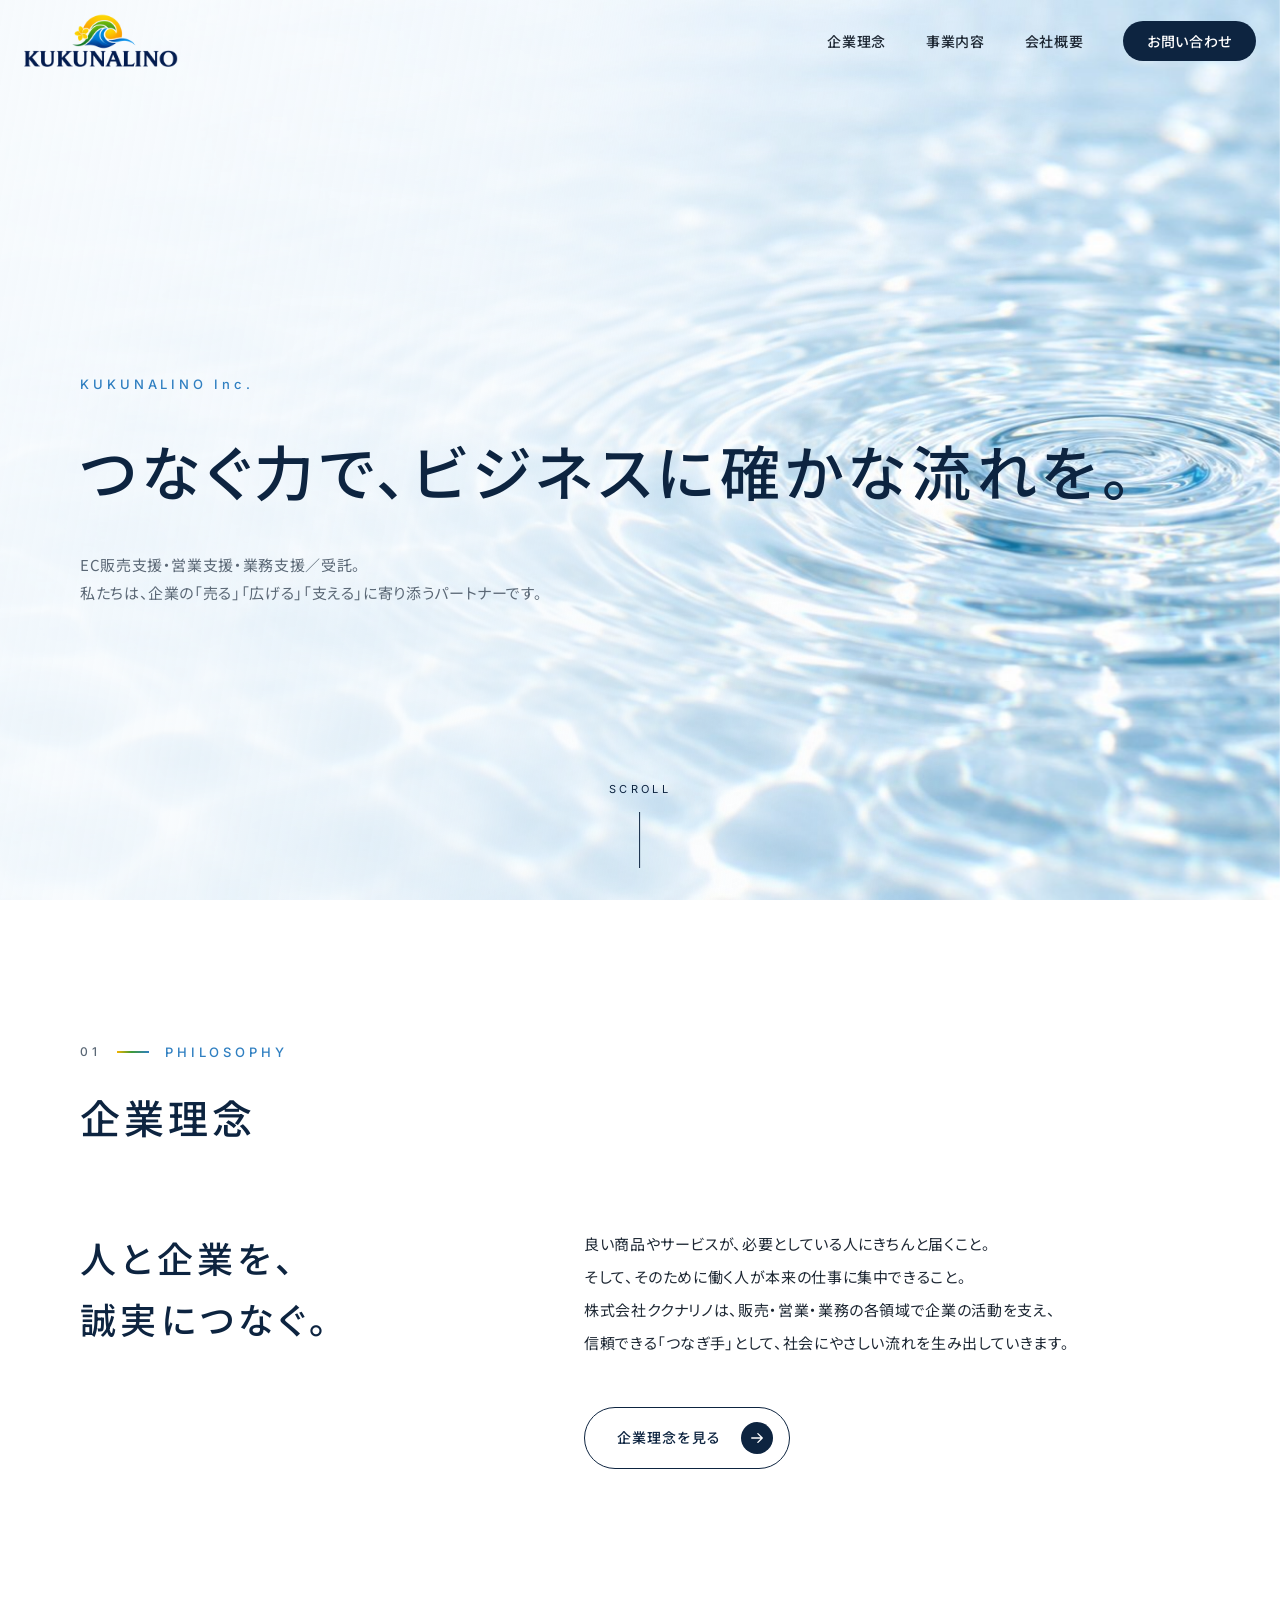
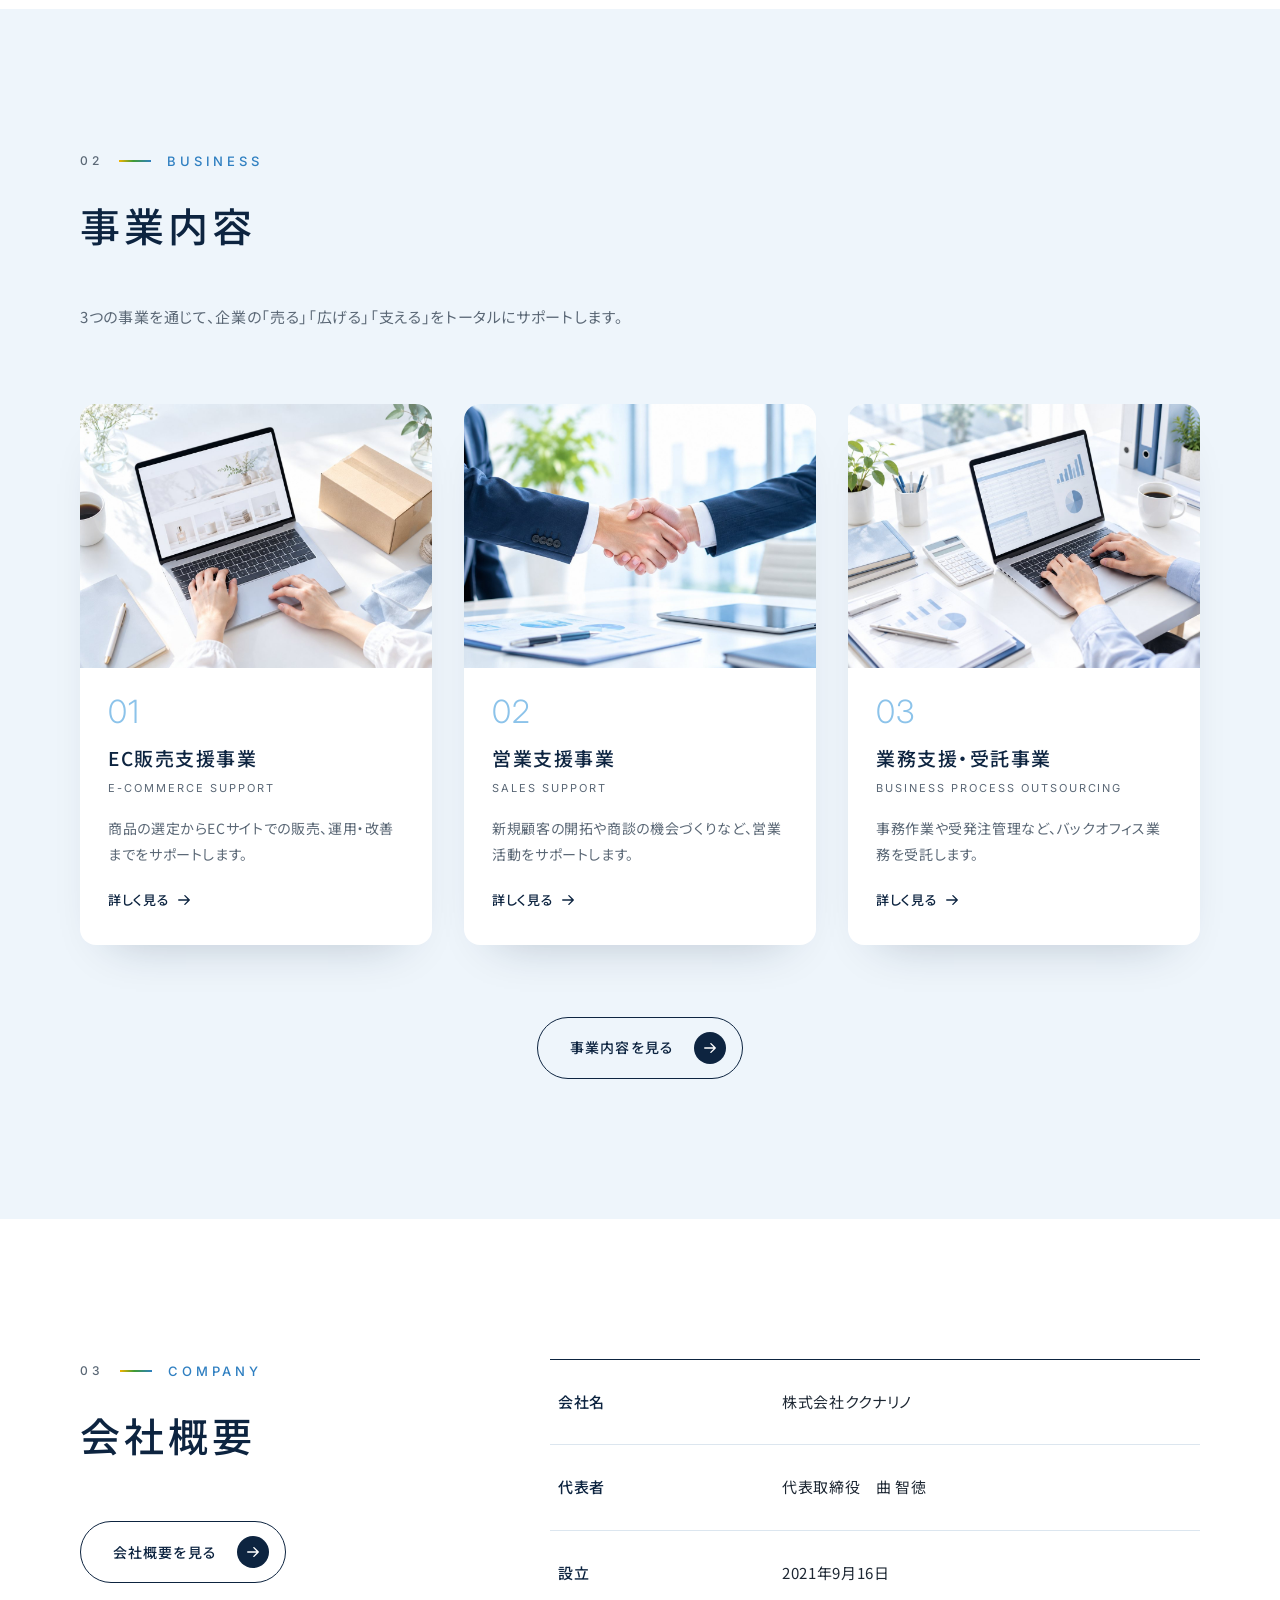
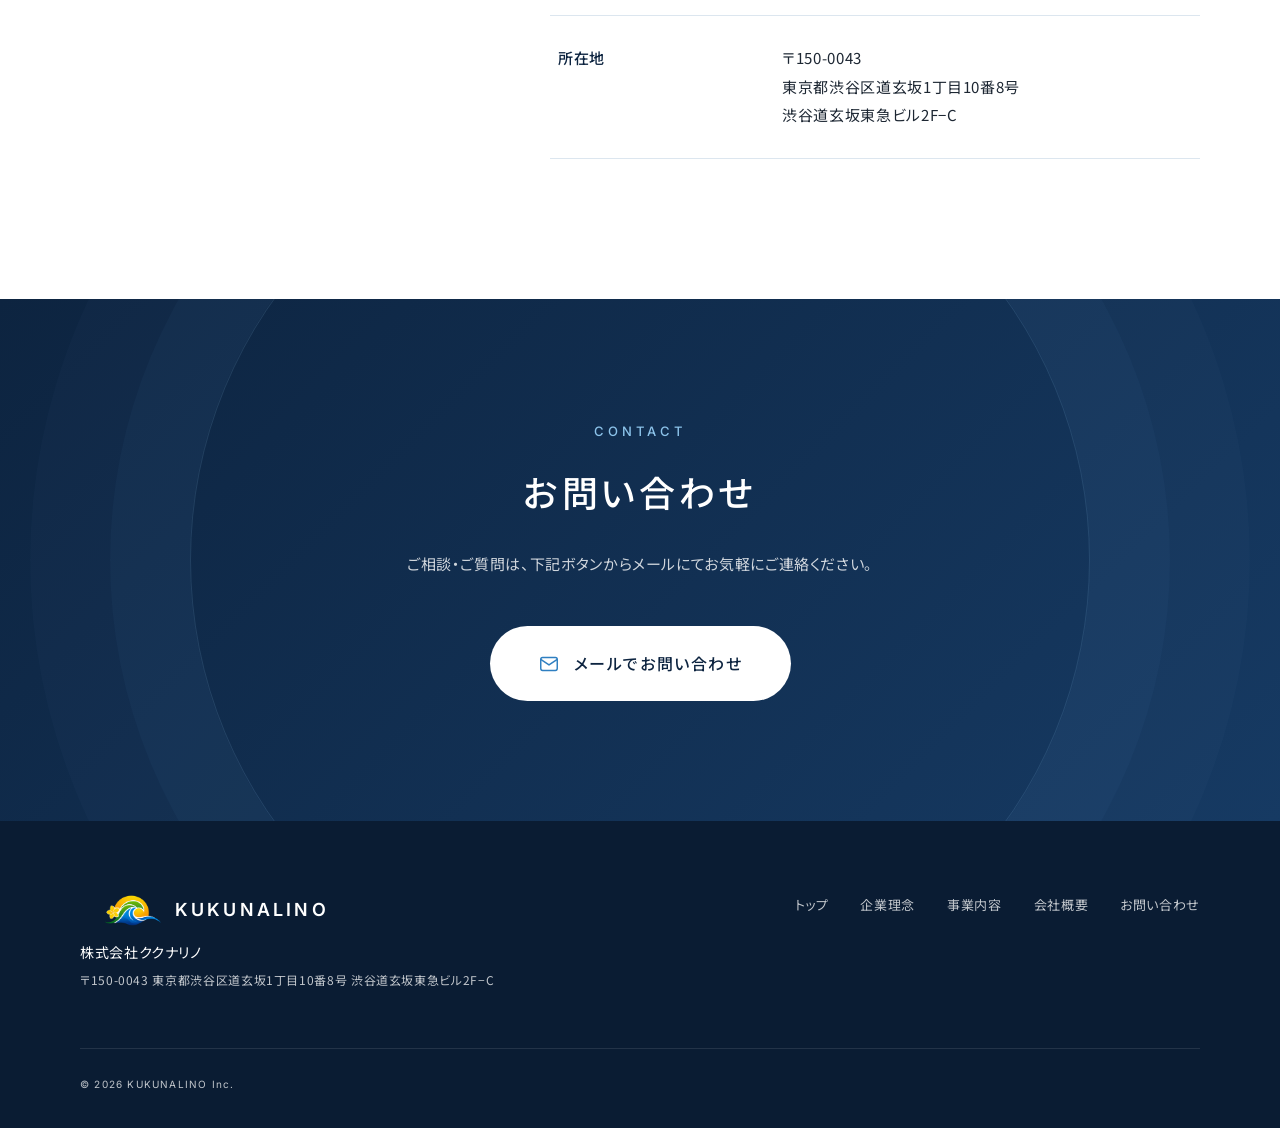
<file: index.html>
<!DOCTYPE html>
<html lang="ja" class="no-js">
<head>
  <meta charset="UTF-8">
  <meta name="viewport" content="width=device-width, initial-scale=1">
  <title>株式会社ククナリノ | KUKUNALINO Inc.</title>
  <meta name="description" content="株式会社ククナリノは、EC販売支援事業・営業支援事業・業務支援・受託事業を通じて、企業の成長を支えるパートナーです。">
  <meta property="og:title" content="株式会社ククナリノ | KUKUNALINO Inc.">
  <meta property="og:description" content="株式会社ククナリノは、EC販売支援事業・営業支援事業・業務支援・受託事業を通じて、企業の成長を支えるパートナーです。">
  <meta property="og:type" content="website">
  <meta property="og:url" content="https://kukuna-lino.com/">
  <meta property="og:image" content="https://kukuna-lino.com/assets/images/ogp.jpg">
  <meta name="twitter:card" content="summary_large_image">
  <link rel="canonical" href="https://kukuna-lino.com/">
  <link rel="icon" href="assets/images/favicon.png">
  <link rel="apple-touch-icon" href="assets/images/apple-touch-icon.png">
  <link rel="preconnect" href="https://fonts.googleapis.com">
  <link rel="preconnect" href="https://fonts.gstatic.com" crossorigin>
  <link href="https://fonts.googleapis.com/css2?family=Inter:wght@300;400;500;600&family=Noto+Sans+JP:wght@300;400;500;700&display=swap" rel="stylesheet">
  <link rel="stylesheet" href="assets/css/style.css">
</head>
<body>

  <!-- ===== Header ===== -->
  <header class="header" id="header">
    <div class="header__inner">
      <a href="index.html" class="header__logo" aria-label="株式会社ククナリノ トップへ">
        <img src="assets/images/logo.png" alt="株式会社ククナリノ" class="header__logo-img" width="800" height="280">
      </a>
      <nav class="nav" id="nav" aria-label="メインメニュー">
        <ul class="nav__list">
          <li><a href="philosophy.html" class="nav__link">企業理念</a></li>
          <li><a href="business.html" class="nav__link">事業内容</a></li>
          <li><a href="company.html" class="nav__link">会社概要</a></li>
          <li><a href="contact.html" class="nav__link nav__link--btn">お問い合わせ</a></li>
        </ul>
      </nav>
      <button class="menu-btn" id="menuBtn" aria-label="メニューを開く" aria-expanded="false" aria-controls="nav">
        <span></span><span></span>
      </button>
    </div>
  </header>

  <main id="top">

    <!-- ===== Hero ===== -->
    <section class="hero">
      <div class="hero__bg" aria-hidden="true"></div>
      <div class="hero__inner">
        <p class="hero__label fade">KUKUNALINO Inc.</p>
        <h1 class="hero__title fade">
          <span>つなぐ力で、</span><span>ビジネスに確かな流れを。</span>
        </h1>
        <p class="hero__lead fade">
          EC販売支援・営業支援・業務支援／受託。<br class="sp-none">
          私たちは、企業の「売る」「広げる」「支える」に寄り添うパートナーです。
        </p>
      </div>
      <a href="#philosophy" class="hero__scroll" aria-label="下へスクロール">
        <span>Scroll</span>
      </a>
    </section>

    <!-- ===== Philosophy ===== -->
    <section class="section philosophy" id="philosophy">
      <div class="container">
        <div class="section__head fade">
          <p class="section__en"><span class="section__num">01</span>Philosophy</p>
          <h2 class="section__ja">企業理念</h2>
        </div>
        <div class="philosophy__main philosophy__main--digest fade">
          <p class="philosophy__catch">人と企業を、<br>誠実につなぐ。</p>
          <div>
            <p class="philosophy__text">
            良い商品やサービスが、必要としている人にきちんと届くこと。<br>
            そして、そのために働く人が本来の仕事に集中できること。<br>
            株式会社ククナリノは、販売・営業・業務の各領域で企業の活動を支え、<br class="sp-none">
            信頼できる「つなぎ手」として、社会にやさしい流れを生み出していきます。
            </p>
            <div class="more-wrap"><a href="philosophy.html" class="btn-more">企業理念を見る<span class="btn-more__icon"><svg viewBox="0 0 16 16" aria-hidden="true"><path d="M2 8h12M9 3l5 5-5 5"/></svg></span></a></div>
          </div>
        </div>
      </div>
    </section>

    <!-- ===== Business ===== -->
    <section class="section business" id="business">
      <div class="container">
        <div class="section__head fade">
          <p class="section__en"><span class="section__num">02</span>Business</p>
          <h2 class="section__ja">事業内容</h2>
        </div>
        <p class="business__intro fade">3つの事業を通じて、企業の「売る」「広げる」「支える」をトータルにサポートします。</p>
        <ul class="biz-cards">
          <li class="biz-card fade">
            <a href="business.html#ec" class="biz-card__link">
              <div class="biz-card__figure">
                <img src="assets/images/biz-ec.jpg" alt="EC販売支援事業のイメージ：ノートパソコンでECサイトを運営する様子" width="1200" height="900" loading="lazy">
              </div>
              <div class="biz-card__body">
                <p class="biz-card__num">01</p>
                <h3 class="biz-card__title">EC販売支援事業</h3>
                <p class="biz-card__en">E-commerce Support</p>
                <p class="biz-card__text">商品の選定からECサイトでの販売、運用・改善までをサポートします。</p>
                <span class="biz-card__more">詳しく見る<svg viewBox="0 0 16 16" aria-hidden="true"><path d="M2 8h12M9 3l5 5-5 5"/></svg></span>
              </div>
            </a>
          </li>
          <li class="biz-card fade">
            <a href="business.html#sales" class="biz-card__link">
              <div class="biz-card__figure">
                <img src="assets/images/biz-sales.jpg" alt="営業支援事業のイメージ：商談成立の握手" width="1200" height="900" loading="lazy">
              </div>
              <div class="biz-card__body">
                <p class="biz-card__num">02</p>
                <h3 class="biz-card__title">営業支援事業</h3>
                <p class="biz-card__en">Sales Support</p>
                <p class="biz-card__text">新規顧客の開拓や商談の機会づくりなど、営業活動をサポートします。</p>
                <span class="biz-card__more">詳しく見る<svg viewBox="0 0 16 16" aria-hidden="true"><path d="M2 8h12M9 3l5 5-5 5"/></svg></span>
              </div>
            </a>
          </li>
          <li class="biz-card fade">
            <a href="business.html#bpo" class="biz-card__link">
              <div class="biz-card__figure">
                <img src="assets/images/biz-bpo.jpg" alt="業務支援・受託事業のイメージ：パソコンで事務作業・データ管理を行う様子" width="1200" height="900" loading="lazy">
              </div>
              <div class="biz-card__body">
                <p class="biz-card__num">03</p>
                <h3 class="biz-card__title">業務支援・受託事業</h3>
                <p class="biz-card__en">Business Process Outsourcing</p>
                <p class="biz-card__text">事務作業や受発注管理など、バックオフィス業務を受託します。</p>
                <span class="biz-card__more">詳しく見る<svg viewBox="0 0 16 16" aria-hidden="true"><path d="M2 8h12M9 3l5 5-5 5"/></svg></span>
              </div>
            </a>
          </li>
        </ul>
        <div class="more-wrap more-wrap--center fade"><a href="business.html" class="btn-more">事業内容を見る<span class="btn-more__icon"><svg viewBox="0 0 16 16" aria-hidden="true"><path d="M2 8h12M9 3l5 5-5 5"/></svg></span></a></div>
      </div>
    </section>

    <!-- ===== Company ===== -->
    <section class="section company" id="company">
      <div class="container">
        <div class="company-digest">
        <div class="section__head fade">
          <p class="section__en"><span class="section__num">03</span>Company</p>
          <h2 class="section__ja">会社概要</h2>
        </div>
        <dl class="profile fade">
          <div class="profile__row">
            <dt>会社名</dt>
            <dd>株式会社ククナリノ</dd>
          </div>
          <div class="profile__row">
            <dt>代表者</dt>
            <dd>代表取締役　曲 智徳</dd>
          </div>
          <div class="profile__row">
            <dt>設立</dt>
            <dd>2021年9月16日</dd>
          </div>
          <div class="profile__row">
            <dt>所在地</dt>
            <dd>〒150-0043<br>東京都渋谷区道玄坂1丁目10番8号<br>渋谷道玄坂東急ビル2F−C</dd>
          </div>
        </dl>
          <div class="company-digest__more more-wrap fade"><a href="company.html" class="btn-more">会社概要を見る<span class="btn-more__icon"><svg viewBox="0 0 16 16" aria-hidden="true"><path d="M2 8h12M9 3l5 5-5 5"/></svg></span></a></div>
        </div>
      </div>
    </section>

    <!-- ===== Contact ===== -->
    <section class="contact">
      <div class="container">
        <div class="contact__inner fade">
          <p class="section__en section__en--light">Contact</p>
          <h2 class="contact__title">お問い合わせ</h2>
          <p class="contact__text">
            ご相談・ご質問は、下記ボタンからメールにてお気軽にご連絡ください。
          </p>
          <a href="mailto:info@kukuna-lino.com" class="contact__btn">
            <svg viewBox="0 0 24 24" aria-hidden="true"><rect x="3" y="5" width="18" height="14" rx="2"/><path d="M3 7l9 6 9-6"/></svg>
            <span>メールでお問い合わせ</span>
          </a>
        </div>
      </div>
    </section>

  </main>

  <!-- ===== Footer ===== -->
  <footer class="footer">
    <div class="footer__inner">
      <div class="footer__brand">
        <p class="footer__logo"><img src="assets/images/logo-mark.png" alt="" width="83" height="32">KUKUNALINO</p>
        <p class="footer__name">株式会社ククナリノ</p>
        <p class="footer__addr">〒150-0043 東京都渋谷区道玄坂1丁目10番8号 渋谷道玄坂東急ビル2F−C</p>
      </div>
      <ul class="footer__nav">
        <li><a href="index.html">トップ</a></li>
        <li><a href="philosophy.html">企業理念</a></li>
        <li><a href="business.html">事業内容</a></li>
        <li><a href="company.html">会社概要</a></li>
        <li><a href="contact.html">お問い合わせ</a></li>
      </ul>
    </div>
    <p class="footer__copy"><small>&copy; <span id="year">2026</span> KUKUNALINO Inc.</small></p>
  </footer>

  <script src="assets/js/main.js"></script>
</body>
</html>
</file>
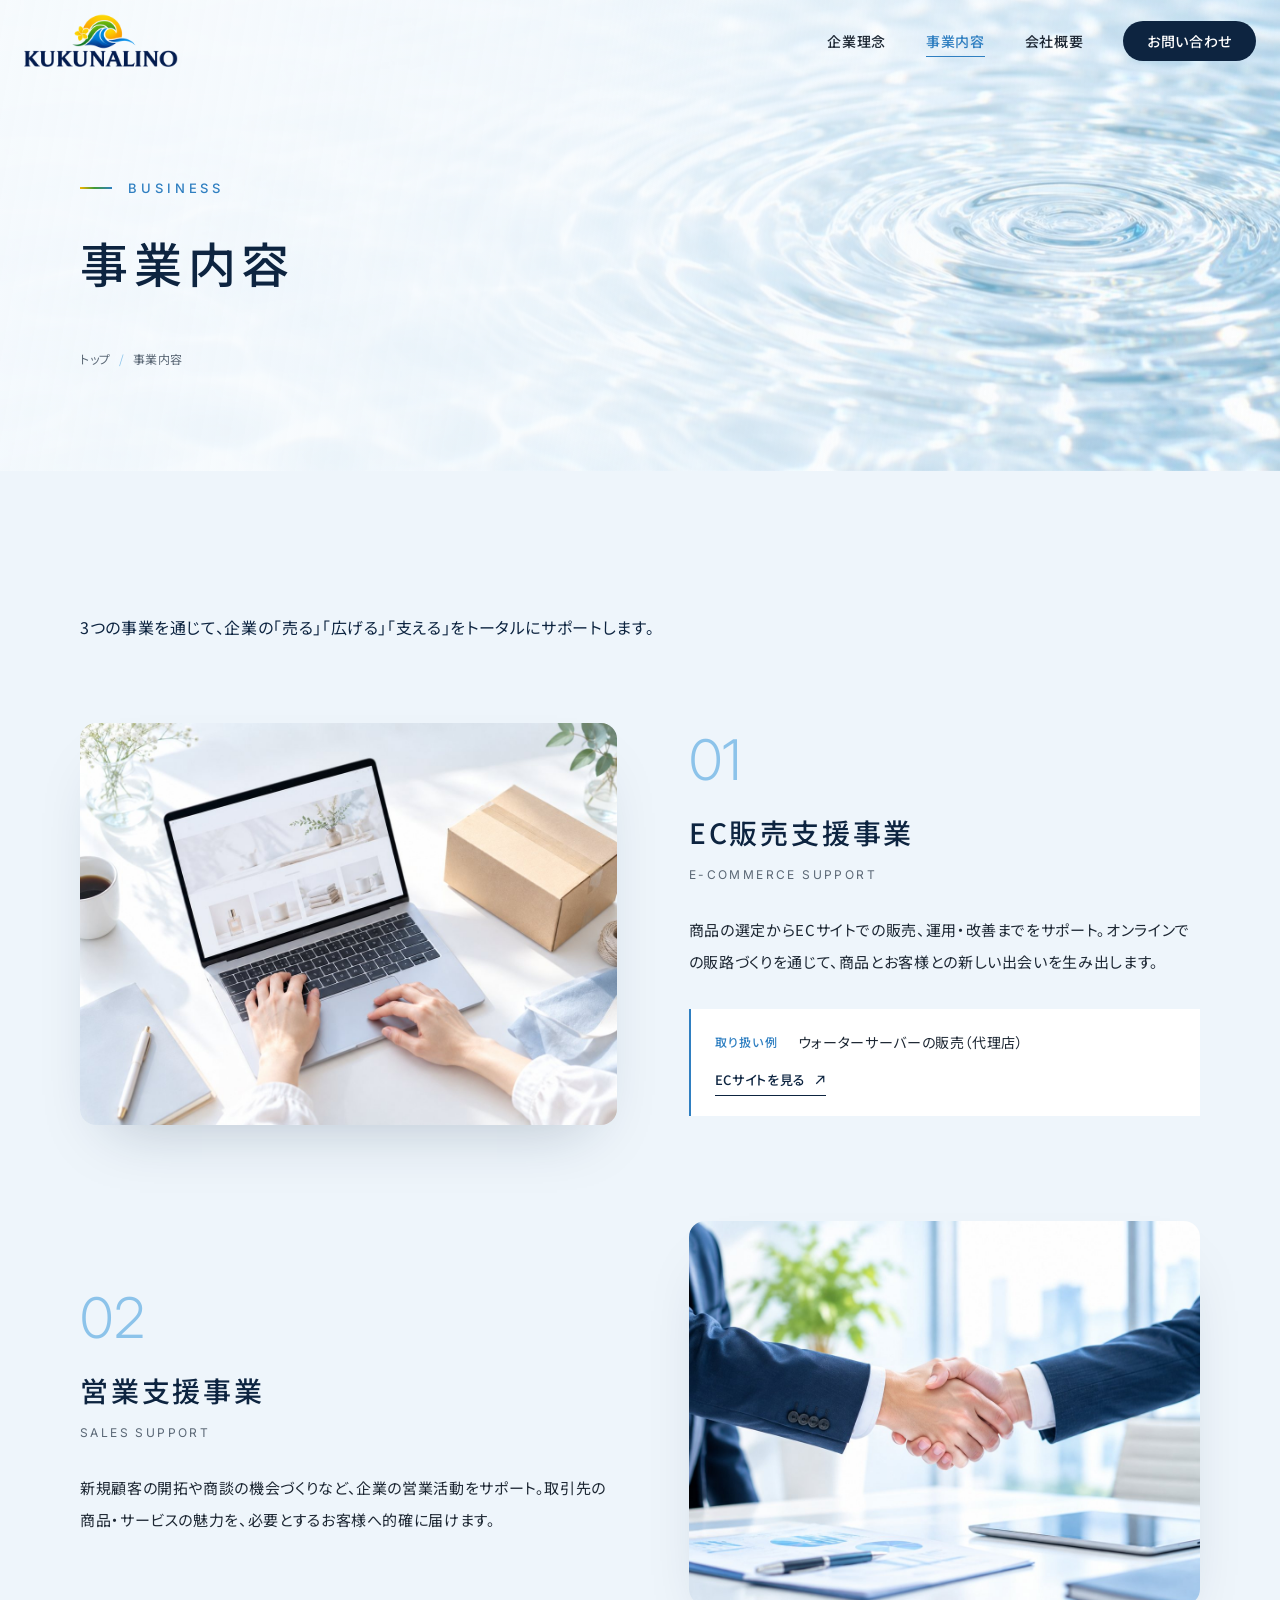
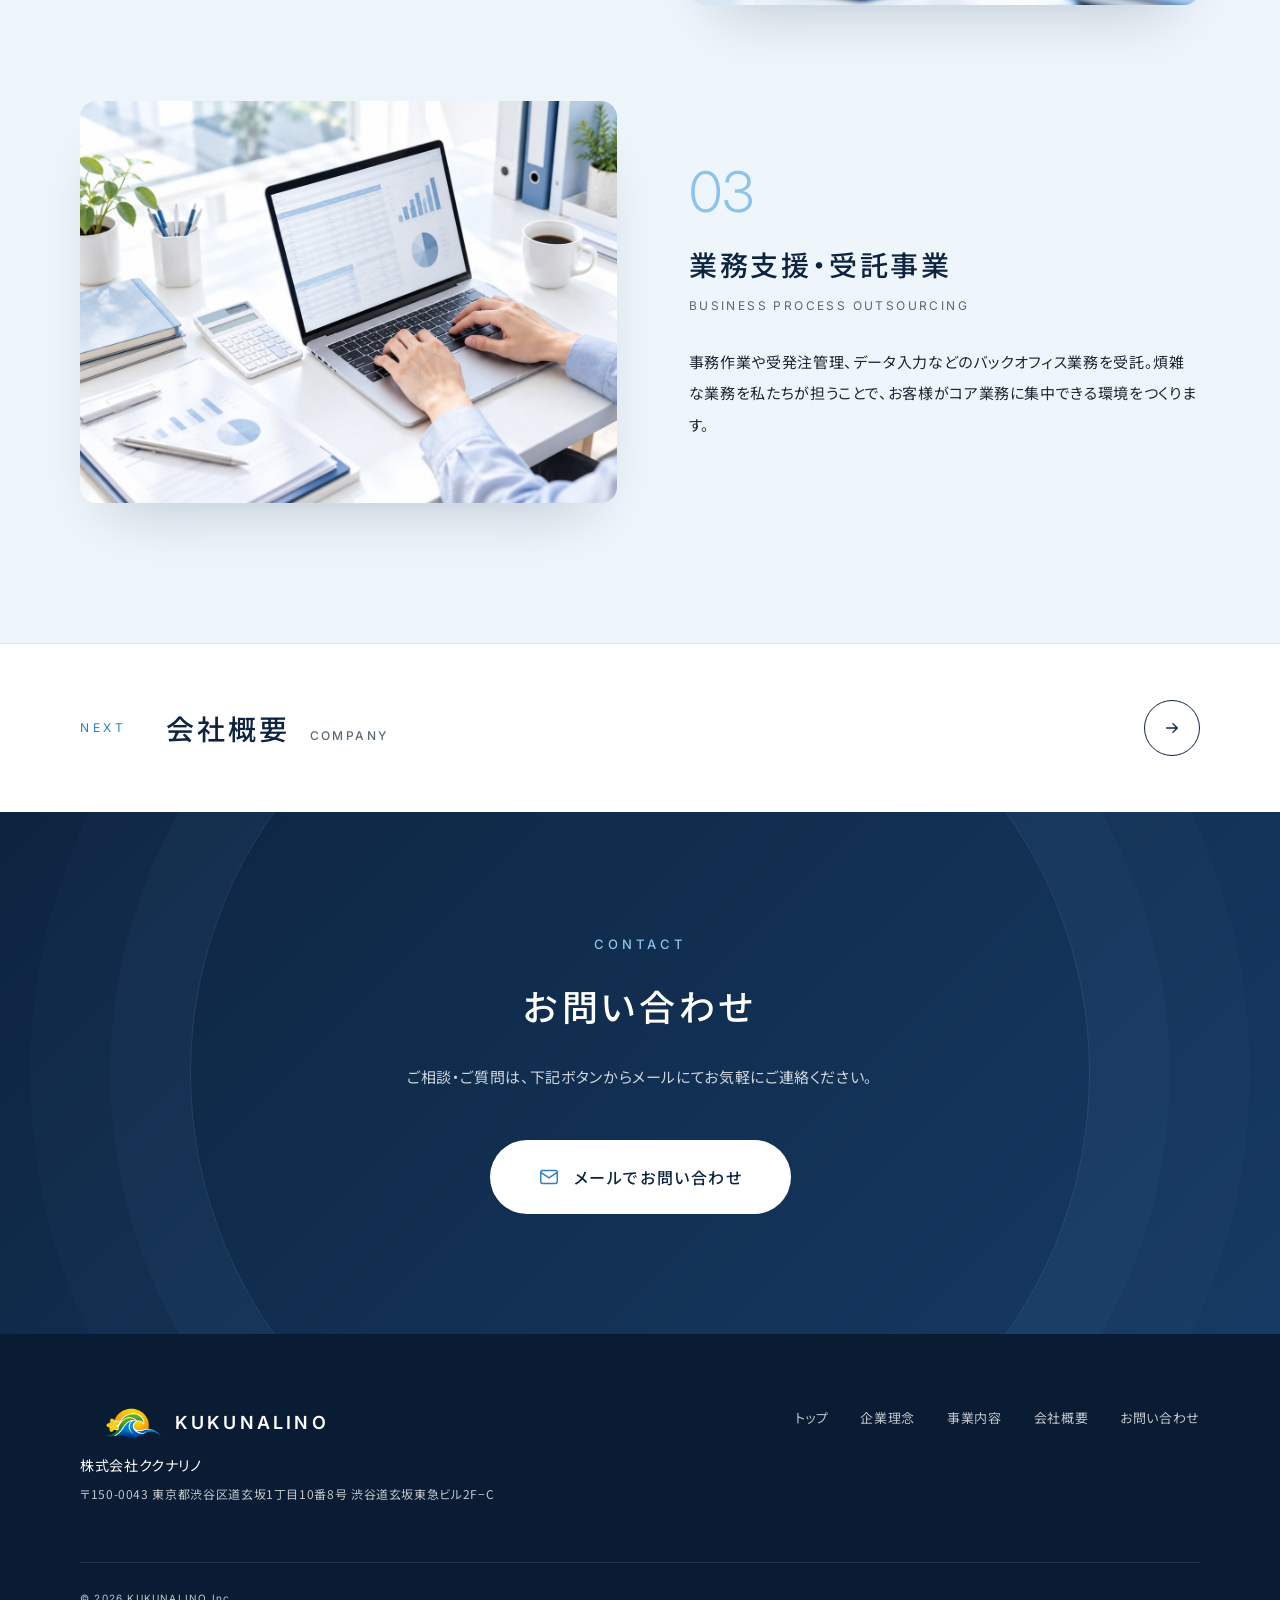
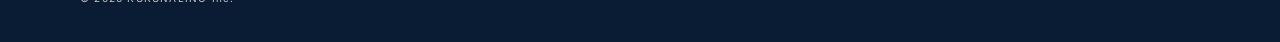
<file: business.html>
<!DOCTYPE html>
<html lang="ja" class="no-js">
<head>
  <meta charset="UTF-8">
  <meta name="viewport" content="width=device-width, initial-scale=1">
  <title>事業内容 | 株式会社ククナリノ</title>
  <meta name="description" content="株式会社ククナリノの事業内容。EC販売支援事業・営業支援事業・業務支援・受託事業。">
  <meta property="og:title" content="事業内容 | 株式会社ククナリノ">
  <meta property="og:description" content="株式会社ククナリノの事業内容。EC販売支援事業・営業支援事業・業務支援・受託事業。">
  <meta property="og:type" content="website">
  <meta property="og:url" content="https://kukuna-lino.com/business.html">
  <meta property="og:image" content="https://kukuna-lino.com/assets/images/ogp.jpg">
  <meta name="twitter:card" content="summary_large_image">
  <link rel="canonical" href="https://kukuna-lino.com/business.html">
  <link rel="icon" href="assets/images/favicon.png">
  <link rel="apple-touch-icon" href="assets/images/apple-touch-icon.png">
  <link rel="preconnect" href="https://fonts.googleapis.com">
  <link rel="preconnect" href="https://fonts.gstatic.com" crossorigin>
  <link href="https://fonts.googleapis.com/css2?family=Inter:wght@300;400;500;600&family=Noto+Sans+JP:wght@300;400;500;700&display=swap" rel="stylesheet">
  <link rel="stylesheet" href="assets/css/style.css">
</head>
<body>

  <!-- ===== Header ===== -->
  <header class="header" id="header">
    <div class="header__inner">
      <a href="index.html" class="header__logo" aria-label="株式会社ククナリノ トップへ">
        <img src="assets/images/logo.png" alt="株式会社ククナリノ" class="header__logo-img" width="800" height="280">
      </a>
      <nav class="nav" id="nav" aria-label="メインメニュー">
        <ul class="nav__list">
          <li><a href="philosophy.html" class="nav__link">企業理念</a></li>
          <li><a href="business.html" class="nav__link" aria-current="page">事業内容</a></li>
          <li><a href="company.html" class="nav__link">会社概要</a></li>
          <li><a href="contact.html" class="nav__link nav__link--btn">お問い合わせ</a></li>
        </ul>
      </nav>
      <button class="menu-btn" id="menuBtn" aria-label="メニューを開く" aria-expanded="false" aria-controls="nav">
        <span></span><span></span>
      </button>
    </div>
  </header>

  <main>

    <!-- ===== Page header ===== -->
    <section class="page-hero">
      <div class="page-hero__bg" aria-hidden="true"></div>
      <div class="page-hero__inner">
        <p class="page-hero__en fade">Business</p>
        <h1 class="page-hero__title fade">事業内容</h1>
        <ol class="breadcrumb fade" aria-label="パンくずリスト">
          <li><a href="index.html">トップ</a></li>
          <li aria-current="page">事業内容</li>
        </ol>
      </div>
    </section>

    <section class="section business">
      <div class="container">
        <p class="business__lead fade">3つの事業を通じて、企業の「売る」「広げる」「支える」をトータルにサポートします。</p>
        <div class="business__list">

          <article class="biz fade" id="ec">
            <div class="biz__figure">
              <img src="assets/images/biz-ec.jpg" alt="EC販売支援事業のイメージ：ノートパソコンでECサイトを運営する様子" width="1200" height="900" loading="lazy">
            </div>
            <div class="biz__body">
              <p class="biz__num">01</p>
              <h2 class="biz__title">EC販売支援事業</h2>
              <p class="biz__en">E-commerce Support</p>
              <p class="biz__text">
                商品の選定からECサイトでの販売、運用・改善までをサポート。オンラインでの販路づくりを通じて、商品とお客様との新しい出会いを生み出します。
              </p>
              <div class="biz__case">
                <p class="biz__case-label">取り扱い例</p>
                <p class="biz__case-text">ウォーターサーバーの販売（代理店）</p>
                <a href="https://mugensui.kukuna-lino.com/" class="biz__link" target="_blank" rel="noopener">
                  ECサイトを見る
                  <svg viewBox="0 0 16 16" aria-hidden="true"><path d="M5 3h8v8M13 3L3 13"/></svg>
                </a>
              </div>
            </div>
          </article>

          <article class="biz biz--reverse fade" id="sales">
            <div class="biz__figure">
              <img src="assets/images/biz-sales.jpg" alt="営業支援事業のイメージ：商談成立の握手" width="1200" height="900" loading="lazy">
            </div>
            <div class="biz__body">
              <p class="biz__num">02</p>
              <h2 class="biz__title">営業支援事業</h2>
              <p class="biz__en">Sales Support</p>
              <p class="biz__text">
                新規顧客の開拓や商談の機会づくりなど、企業の営業活動をサポート。取引先の商品・サービスの魅力を、必要とするお客様へ的確に届けます。
              </p>
            </div>
          </article>

          <article class="biz fade" id="bpo">
            <div class="biz__figure">
              <img src="assets/images/biz-bpo.jpg" alt="業務支援・受託事業のイメージ：パソコンで事務作業・データ管理を行う様子" width="1200" height="900" loading="lazy">
            </div>
            <div class="biz__body">
              <p class="biz__num">03</p>
              <h2 class="biz__title">業務支援・受託事業</h2>
              <p class="biz__en">Business Process Outsourcing</p>
              <p class="biz__text">
                事務作業や受発注管理、データ入力などのバックオフィス業務を受託。煩雑な業務を私たちが担うことで、お客様がコア業務に集中できる環境をつくります。
              </p>
            </div>
          </article>

        </div>
      </div>
    </section>

    <!-- ===== Next ===== -->
    <nav class="next-page" aria-label="次のページ">
      <a href="company.html" class="next-page__link">
        <span class="next-page__label">Next</span>
        <span class="next-page__title">会社概要<span class="next-page__en">Company</span></span>
        <span class="next-page__arrow"><svg viewBox="0 0 16 16" aria-hidden="true"><path d="M2 8h12M9 3l5 5-5 5"/></svg></span>
      </a>
    </nav>

    <!-- ===== Contact ===== -->
    <section class="contact">
      <div class="container">
        <div class="contact__inner fade">
          <p class="section__en section__en--light">Contact</p>
          <h2 class="contact__title">お問い合わせ</h2>
          <p class="contact__text">
            ご相談・ご質問は、下記ボタンからメールにてお気軽にご連絡ください。
          </p>
          <a href="mailto:info@kukuna-lino.com" class="contact__btn">
            <svg viewBox="0 0 24 24" aria-hidden="true"><rect x="3" y="5" width="18" height="14" rx="2"/><path d="M3 7l9 6 9-6"/></svg>
            <span>メールでお問い合わせ</span>
          </a>
        </div>
      </div>
    </section>

  </main>

  <!-- ===== Footer ===== -->
  <footer class="footer">
    <div class="footer__inner">
      <div class="footer__brand">
        <p class="footer__logo"><img src="assets/images/logo-mark.png" alt="" width="83" height="32">KUKUNALINO</p>
        <p class="footer__name">株式会社ククナリノ</p>
        <p class="footer__addr">〒150-0043 東京都渋谷区道玄坂1丁目10番8号 渋谷道玄坂東急ビル2F−C</p>
      </div>
      <ul class="footer__nav">
        <li><a href="index.html">トップ</a></li>
        <li><a href="philosophy.html">企業理念</a></li>
        <li><a href="business.html">事業内容</a></li>
        <li><a href="company.html">会社概要</a></li>
        <li><a href="contact.html">お問い合わせ</a></li>
      </ul>
    </div>
    <p class="footer__copy"><small>&copy; <span id="year">2026</span> KUKUNALINO Inc.</small></p>
  </footer>

  <script src="assets/js/main.js"></script>
</body>
</html>
</file>
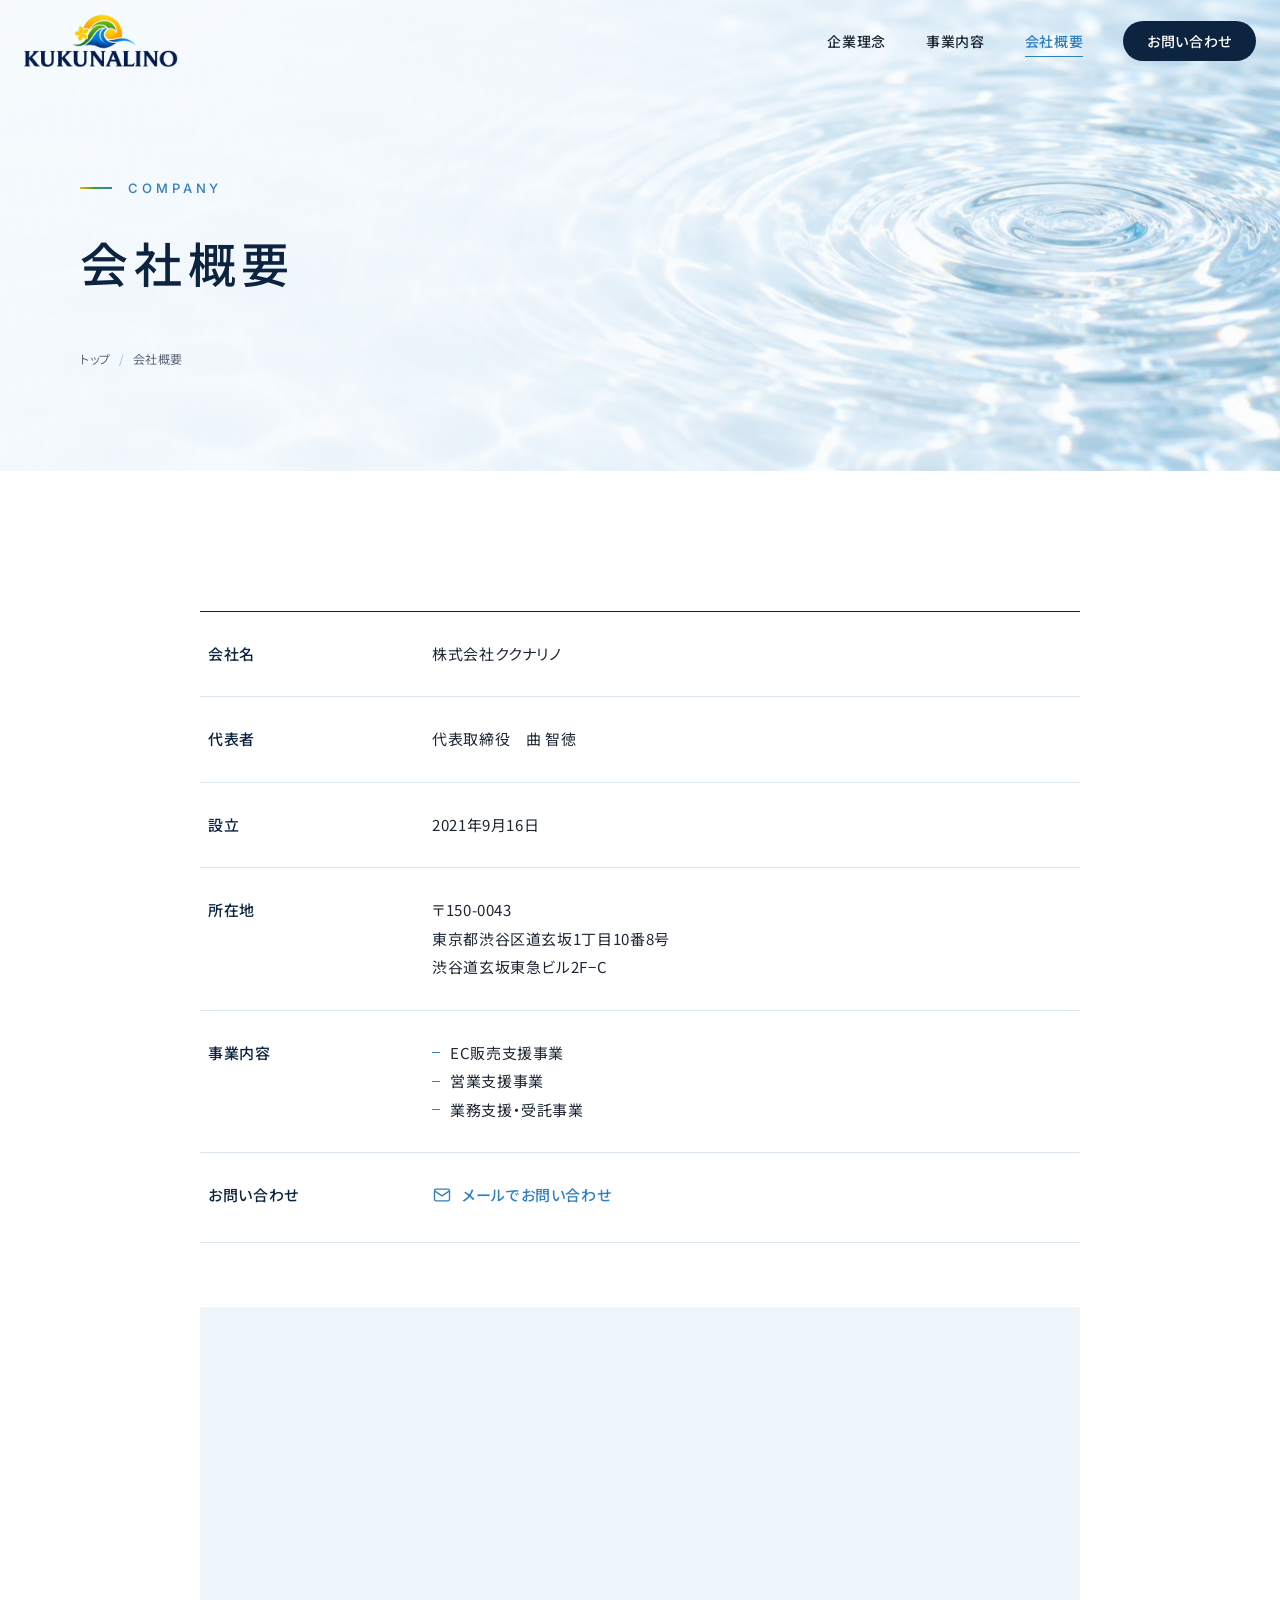
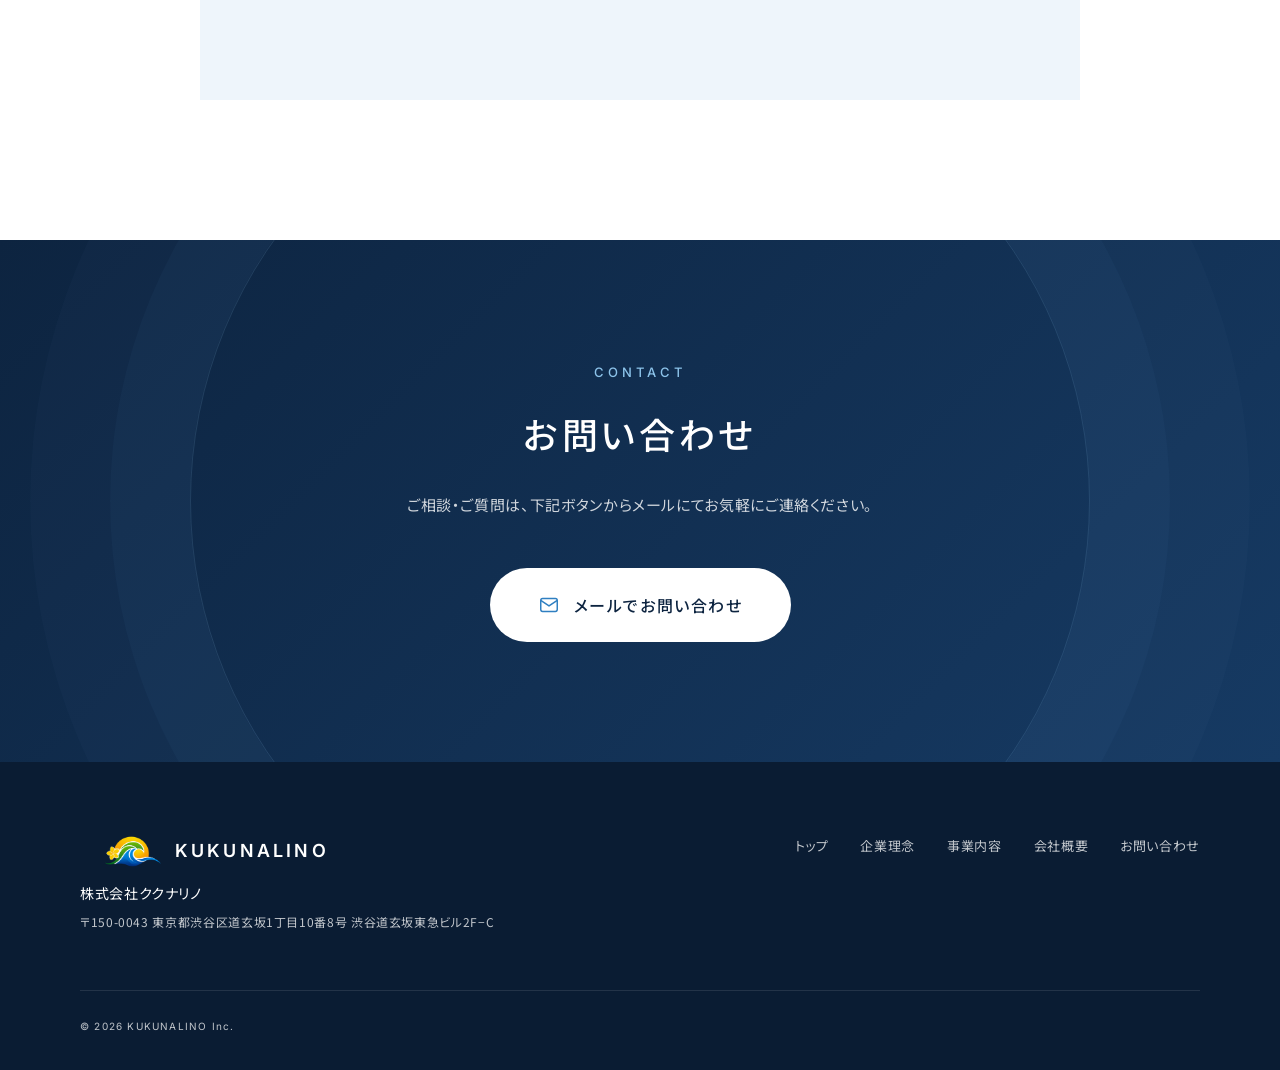
<file: company.html>
<!DOCTYPE html>
<html lang="ja" class="no-js">
<head>
  <meta charset="UTF-8">
  <meta name="viewport" content="width=device-width, initial-scale=1">
  <title>会社概要 | 株式会社ククナリノ</title>
  <meta name="description" content="株式会社ククナリノの会社概要。所在地：東京都渋谷区道玄坂。">
  <meta property="og:title" content="会社概要 | 株式会社ククナリノ">
  <meta property="og:description" content="株式会社ククナリノの会社概要。所在地：東京都渋谷区道玄坂。">
  <meta property="og:type" content="website">
  <meta property="og:url" content="https://kukuna-lino.com/company.html">
  <meta property="og:image" content="https://kukuna-lino.com/assets/images/ogp.jpg">
  <meta name="twitter:card" content="summary_large_image">
  <link rel="canonical" href="https://kukuna-lino.com/company.html">
  <link rel="icon" href="assets/images/favicon.png">
  <link rel="apple-touch-icon" href="assets/images/apple-touch-icon.png">
  <link rel="preconnect" href="https://fonts.googleapis.com">
  <link rel="preconnect" href="https://fonts.gstatic.com" crossorigin>
  <link href="https://fonts.googleapis.com/css2?family=Inter:wght@300;400;500;600&family=Noto+Sans+JP:wght@300;400;500;700&display=swap" rel="stylesheet">
  <link rel="stylesheet" href="assets/css/style.css">
</head>
<body>

  <!-- ===== Header ===== -->
  <header class="header" id="header">
    <div class="header__inner">
      <a href="index.html" class="header__logo" aria-label="株式会社ククナリノ トップへ">
        <img src="assets/images/logo.png" alt="株式会社ククナリノ" class="header__logo-img" width="800" height="280">
      </a>
      <nav class="nav" id="nav" aria-label="メインメニュー">
        <ul class="nav__list">
          <li><a href="philosophy.html" class="nav__link">企業理念</a></li>
          <li><a href="business.html" class="nav__link">事業内容</a></li>
          <li><a href="company.html" class="nav__link" aria-current="page">会社概要</a></li>
          <li><a href="contact.html" class="nav__link nav__link--btn">お問い合わせ</a></li>
        </ul>
      </nav>
      <button class="menu-btn" id="menuBtn" aria-label="メニューを開く" aria-expanded="false" aria-controls="nav">
        <span></span><span></span>
      </button>
    </div>
  </header>

  <main>

    <!-- ===== Page header ===== -->
    <section class="page-hero">
      <div class="page-hero__bg" aria-hidden="true"></div>
      <div class="page-hero__inner">
        <p class="page-hero__en fade">Company</p>
        <h1 class="page-hero__title fade">会社概要</h1>
        <ol class="breadcrumb fade" aria-label="パンくずリスト">
          <li><a href="index.html">トップ</a></li>
          <li aria-current="page">会社概要</li>
        </ol>
      </div>
    </section>

    <section class="section company">
      <div class="container container--narrow">
        <dl class="profile fade">
          <div class="profile__row">
            <dt>会社名</dt>
            <dd>株式会社ククナリノ</dd>
          </div>
          <div class="profile__row">
            <dt>代表者</dt>
            <dd>代表取締役　曲 智徳</dd>
          </div>
          <div class="profile__row">
            <dt>設立</dt>
            <dd>2021年9月16日</dd>
          </div>
          <div class="profile__row">
            <dt>所在地</dt>
            <dd>〒150-0043<br>東京都渋谷区道玄坂1丁目10番8号<br>渋谷道玄坂東急ビル2F−C</dd>
          </div>
          <div class="profile__row">
            <dt>事業内容</dt>
            <dd>
              <ul class="profile__list">
                <li>EC販売支援事業</li>
                <li>営業支援事業</li>
                <li>業務支援・受託事業</li>
              </ul>
            </dd>
          </div>
          <div class="profile__row">
            <dt>お問い合わせ</dt>
            <dd>
              <a href="mailto:info@kukuna-lino.com" class="mail-link">
                <svg viewBox="0 0 24 24" aria-hidden="true"><rect x="3" y="5" width="18" height="14" rx="2"/><path d="M3 7l9 6 9-6"/></svg>
                メールでお問い合わせ
              </a>
            </dd>
          </div>
        </dl>

        <div class="map fade">
          <iframe
            src="https://www.google.com/maps?q=%E6%9D%B1%E4%BA%AC%E9%83%BD%E6%B8%8B%E8%B0%B7%E5%8C%BA%E9%81%93%E7%8E%84%E5%9D%821%E4%B8%81%E7%9B%AE10%E7%95%AA8%E5%8F%B7&output=embed"
            title="株式会社ククナリノ 所在地の地図"
            loading="lazy"
            referrerpolicy="no-referrer-when-downgrade"></iframe>
        </div>
      </div>
    </section>

    <!-- ===== Contact ===== -->
    <section class="contact">
      <div class="container">
        <div class="contact__inner fade">
          <p class="section__en section__en--light">Contact</p>
          <h2 class="contact__title">お問い合わせ</h2>
          <p class="contact__text">
            ご相談・ご質問は、下記ボタンからメールにてお気軽にご連絡ください。
          </p>
          <a href="mailto:info@kukuna-lino.com" class="contact__btn">
            <svg viewBox="0 0 24 24" aria-hidden="true"><rect x="3" y="5" width="18" height="14" rx="2"/><path d="M3 7l9 6 9-6"/></svg>
            <span>メールでお問い合わせ</span>
          </a>
        </div>
      </div>
    </section>

  </main>

  <!-- ===== Footer ===== -->
  <footer class="footer">
    <div class="footer__inner">
      <div class="footer__brand">
        <p class="footer__logo"><img src="assets/images/logo-mark.png" alt="" width="83" height="32">KUKUNALINO</p>
        <p class="footer__name">株式会社ククナリノ</p>
        <p class="footer__addr">〒150-0043 東京都渋谷区道玄坂1丁目10番8号 渋谷道玄坂東急ビル2F−C</p>
      </div>
      <ul class="footer__nav">
        <li><a href="index.html">トップ</a></li>
        <li><a href="philosophy.html">企業理念</a></li>
        <li><a href="business.html">事業内容</a></li>
        <li><a href="company.html">会社概要</a></li>
        <li><a href="contact.html">お問い合わせ</a></li>
      </ul>
    </div>
    <p class="footer__copy"><small>&copy; <span id="year">2026</span> KUKUNALINO Inc.</small></p>
  </footer>

  <script src="assets/js/main.js"></script>
</body>
</html>
</file>
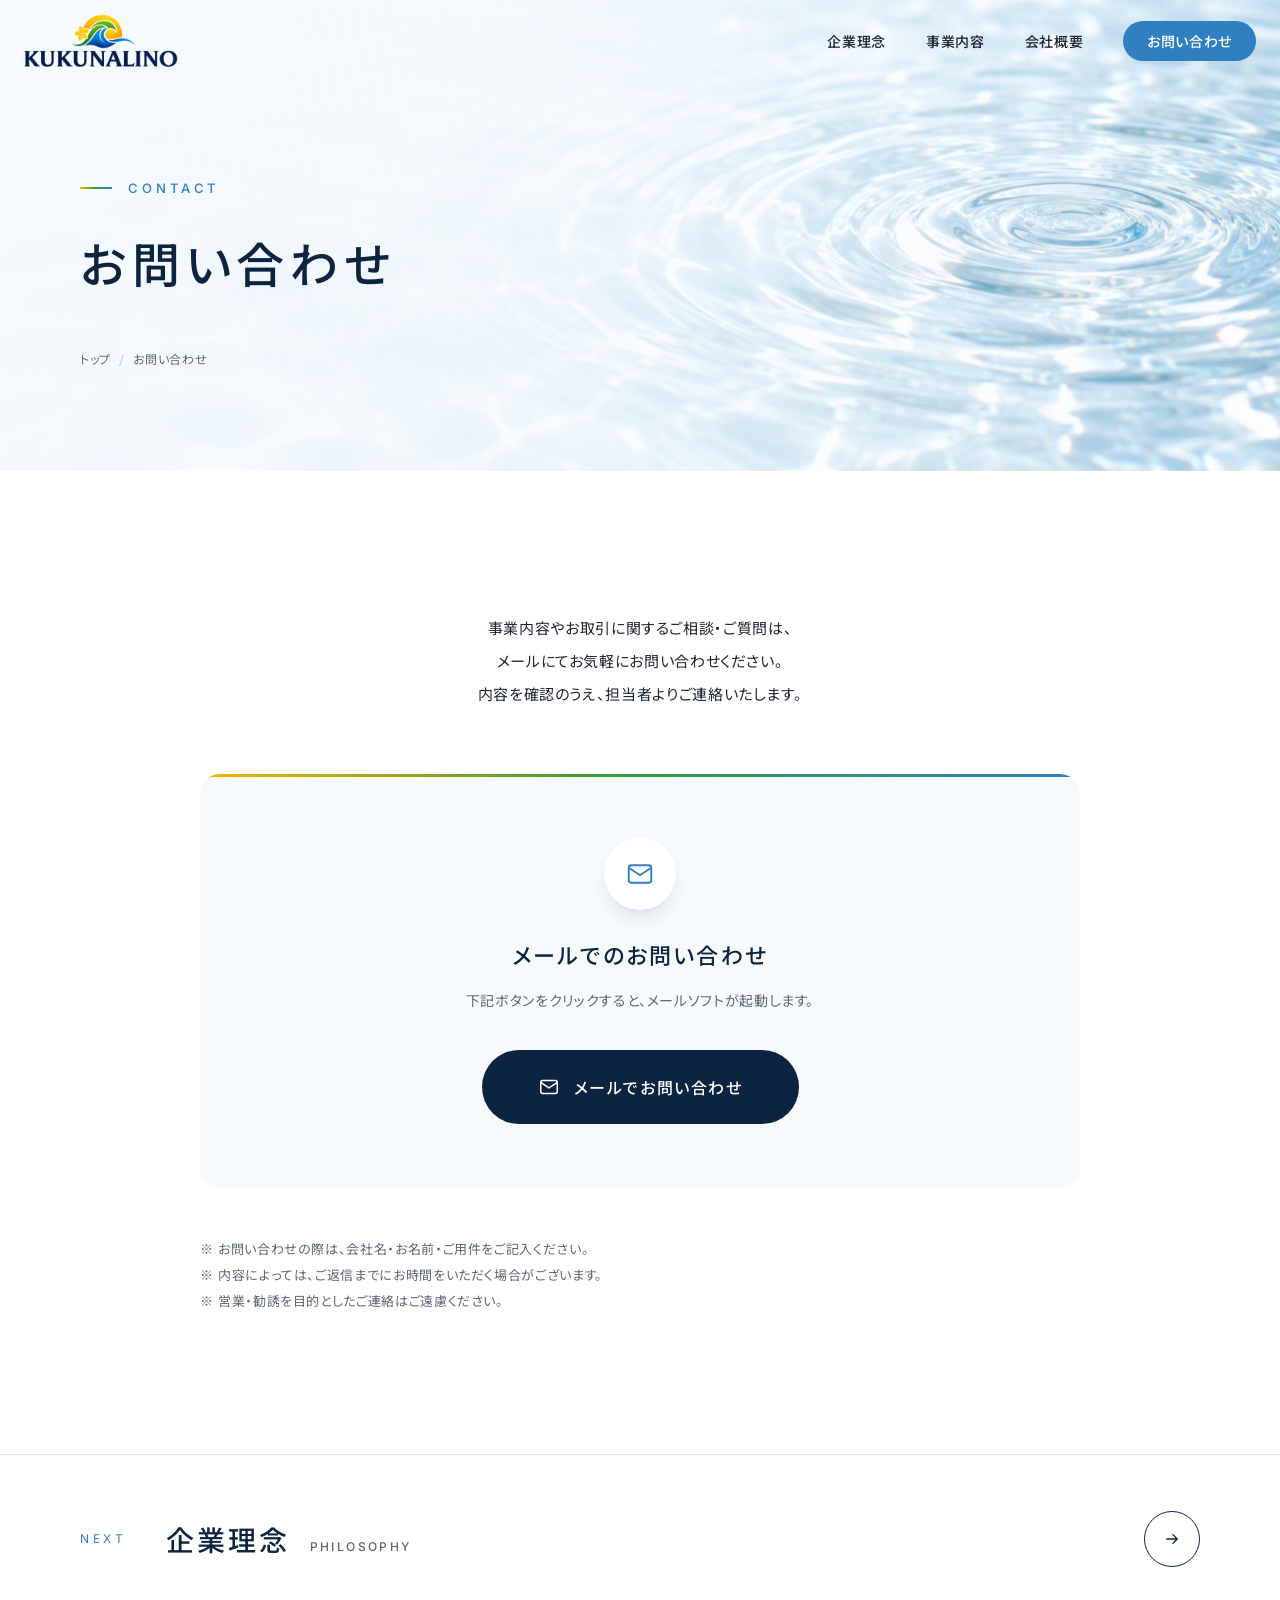
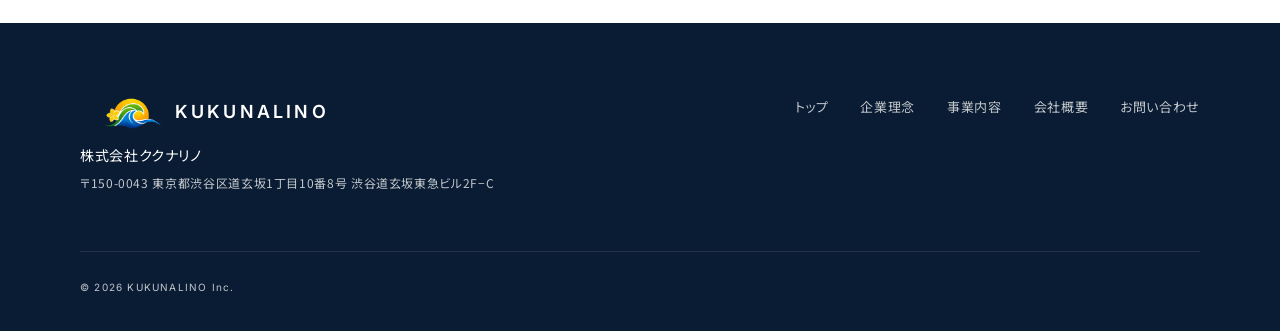
<file: contact.html>
<!DOCTYPE html>
<html lang="ja" class="no-js">
<head>
  <meta charset="UTF-8">
  <meta name="viewport" content="width=device-width, initial-scale=1">
  <title>お問い合わせ | 株式会社ククナリノ</title>
  <meta name="description" content="株式会社ククナリノへのお問い合わせはメールにて承ります。">
  <meta property="og:title" content="お問い合わせ | 株式会社ククナリノ">
  <meta property="og:description" content="株式会社ククナリノへのお問い合わせはメールにて承ります。">
  <meta property="og:type" content="website">
  <meta property="og:url" content="https://kukuna-lino.com/contact.html">
  <meta property="og:image" content="https://kukuna-lino.com/assets/images/ogp.jpg">
  <meta name="twitter:card" content="summary_large_image">
  <link rel="canonical" href="https://kukuna-lino.com/contact.html">
  <link rel="icon" href="assets/images/favicon.png">
  <link rel="apple-touch-icon" href="assets/images/apple-touch-icon.png">
  <link rel="preconnect" href="https://fonts.googleapis.com">
  <link rel="preconnect" href="https://fonts.gstatic.com" crossorigin>
  <link href="https://fonts.googleapis.com/css2?family=Inter:wght@300;400;500;600&family=Noto+Sans+JP:wght@300;400;500;700&display=swap" rel="stylesheet">
  <link rel="stylesheet" href="assets/css/style.css">
</head>
<body>

  <!-- ===== Header ===== -->
  <header class="header" id="header">
    <div class="header__inner">
      <a href="index.html" class="header__logo" aria-label="株式会社ククナリノ トップへ">
        <img src="assets/images/logo.png" alt="株式会社ククナリノ" class="header__logo-img" width="800" height="280">
      </a>
      <nav class="nav" id="nav" aria-label="メインメニュー">
        <ul class="nav__list">
          <li><a href="philosophy.html" class="nav__link">企業理念</a></li>
          <li><a href="business.html" class="nav__link">事業内容</a></li>
          <li><a href="company.html" class="nav__link">会社概要</a></li>
          <li><a href="contact.html" class="nav__link nav__link--btn" aria-current="page">お問い合わせ</a></li>
        </ul>
      </nav>
      <button class="menu-btn" id="menuBtn" aria-label="メニューを開く" aria-expanded="false" aria-controls="nav">
        <span></span><span></span>
      </button>
    </div>
  </header>

  <main>

    <!-- ===== Page header ===== -->
    <section class="page-hero">
      <div class="page-hero__bg" aria-hidden="true"></div>
      <div class="page-hero__inner">
        <p class="page-hero__en fade">Contact</p>
        <h1 class="page-hero__title fade">お問い合わせ</h1>
        <ol class="breadcrumb fade" aria-label="パンくずリスト">
          <li><a href="index.html">トップ</a></li>
          <li aria-current="page">お問い合わせ</li>
        </ol>
      </div>
    </section>

    <section class="section contact-page">
      <div class="container container--narrow">
        <p class="contact-page__lead fade">
          事業内容やお取引に関するご相談・ご質問は、<br class="sp-none">メールにてお気軽にお問い合わせください。<br>
          内容を確認のうえ、担当者よりご連絡いたします。
        </p>

        <div class="contact-card fade">
          <div class="contact-card__icon"><svg viewBox="0 0 24 24" aria-hidden="true"><rect x="3" y="5" width="18" height="14" rx="2"/><path d="M3 7l9 6 9-6"/></svg></div>
          <h2 class="contact-card__title">メールでのお問い合わせ</h2>
          <p class="contact-card__text">下記ボタンをクリックすると、メールソフトが起動します。</p>
          <a href="mailto:info@kukuna-lino.com" class="contact-card__btn">
            <svg viewBox="0 0 24 24" aria-hidden="true"><rect x="3" y="5" width="18" height="14" rx="2"/><path d="M3 7l9 6 9-6"/></svg>
            <span>メールでお問い合わせ</span>
          </a>
        </div>

        <ul class="contact-notes fade">
          <li>お問い合わせの際は、会社名・お名前・ご用件をご記入ください。</li>
          <li>内容によっては、ご返信までにお時間をいただく場合がございます。</li>
          <li>営業・勧誘を目的としたご連絡はご遠慮ください。</li>
        </ul>
      </div>
    </section>

    <!-- ===== Next ===== -->
    <nav class="next-page" aria-label="次のページ">
      <a href="philosophy.html" class="next-page__link">
        <span class="next-page__label">Next</span>
        <span class="next-page__title">企業理念<span class="next-page__en">Philosophy</span></span>
        <span class="next-page__arrow"><svg viewBox="0 0 16 16" aria-hidden="true"><path d="M2 8h12M9 3l5 5-5 5"/></svg></span>
      </a>
    </nav>

  </main>

  <!-- ===== Footer ===== -->
  <footer class="footer">
    <div class="footer__inner">
      <div class="footer__brand">
        <p class="footer__logo"><img src="assets/images/logo-mark.png" alt="" width="83" height="32">KUKUNALINO</p>
        <p class="footer__name">株式会社ククナリノ</p>
        <p class="footer__addr">〒150-0043 東京都渋谷区道玄坂1丁目10番8号 渋谷道玄坂東急ビル2F−C</p>
      </div>
      <ul class="footer__nav">
        <li><a href="index.html">トップ</a></li>
        <li><a href="philosophy.html">企業理念</a></li>
        <li><a href="business.html">事業内容</a></li>
        <li><a href="company.html">会社概要</a></li>
        <li><a href="contact.html">お問い合わせ</a></li>
      </ul>
    </div>
    <p class="footer__copy"><small>&copy; <span id="year">2026</span> KUKUNALINO Inc.</small></p>
  </footer>

  <script src="assets/js/main.js"></script>
</body>
</html>
</file>
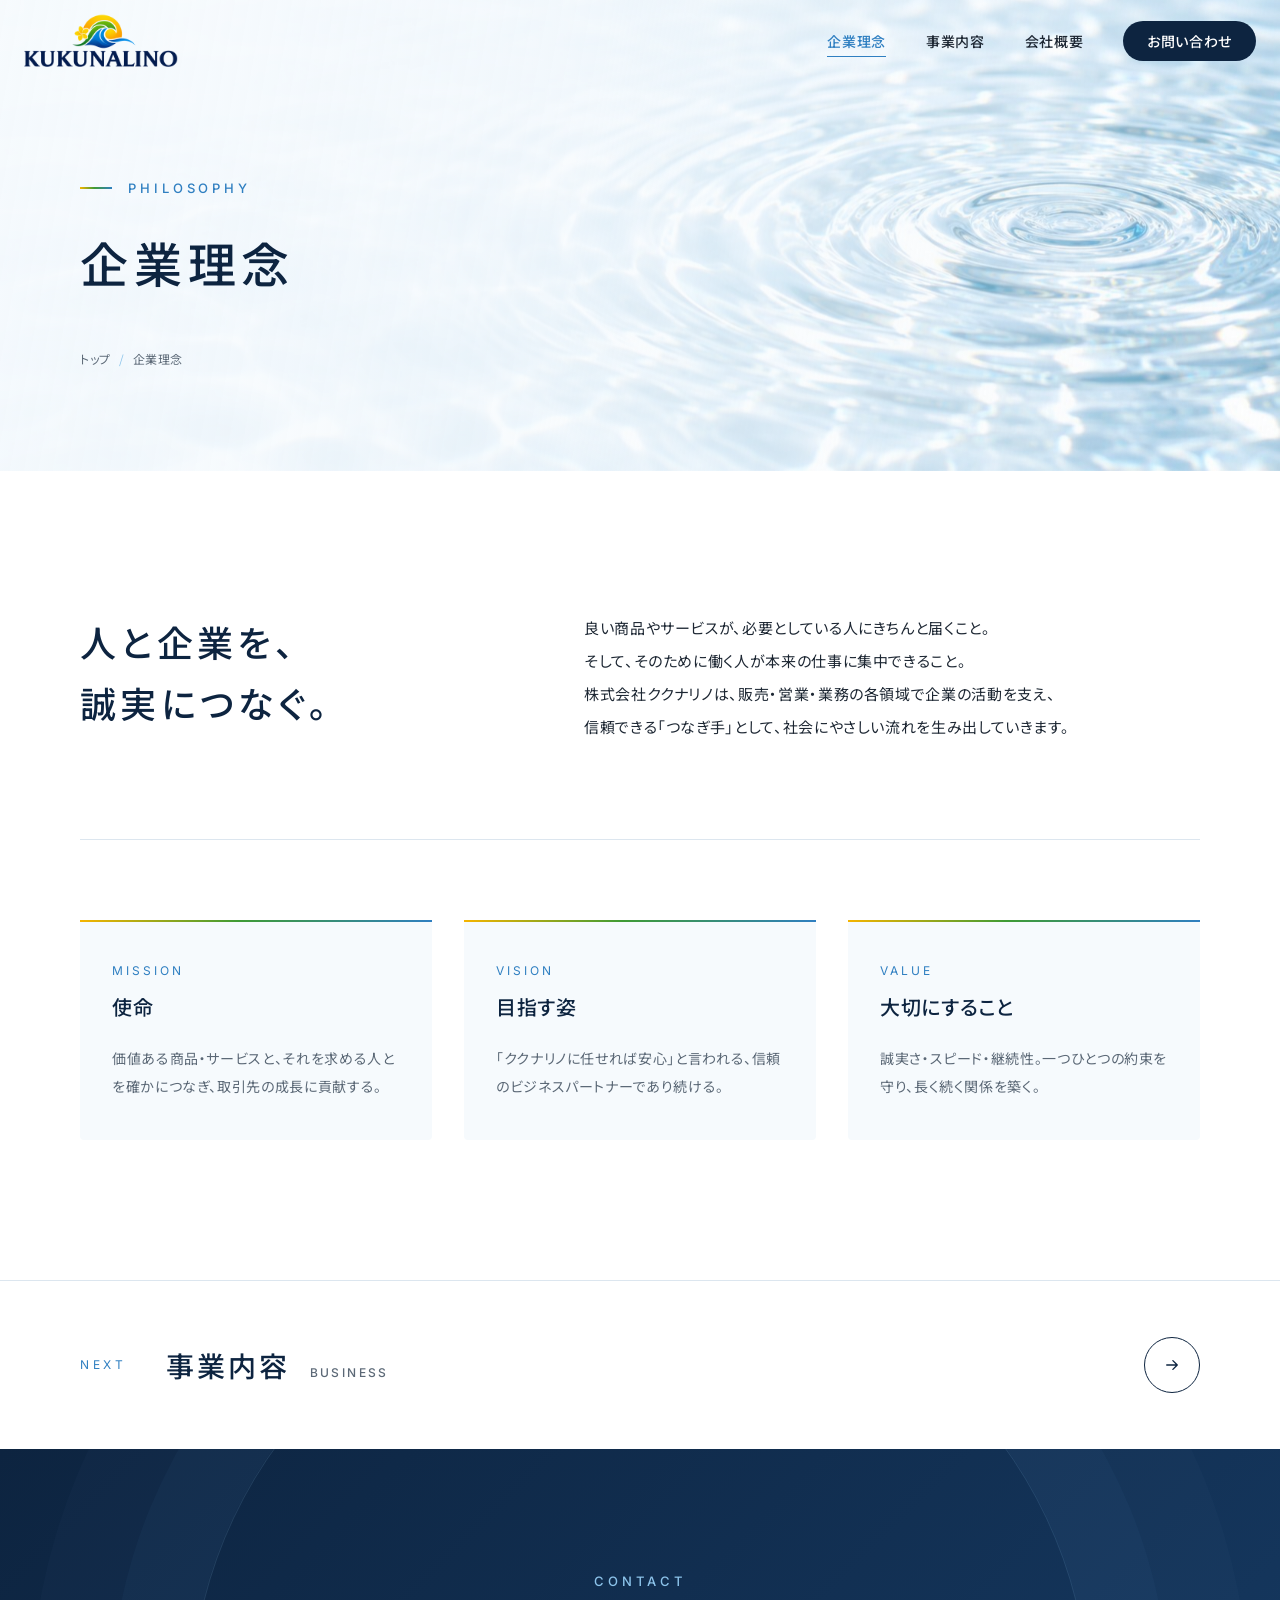
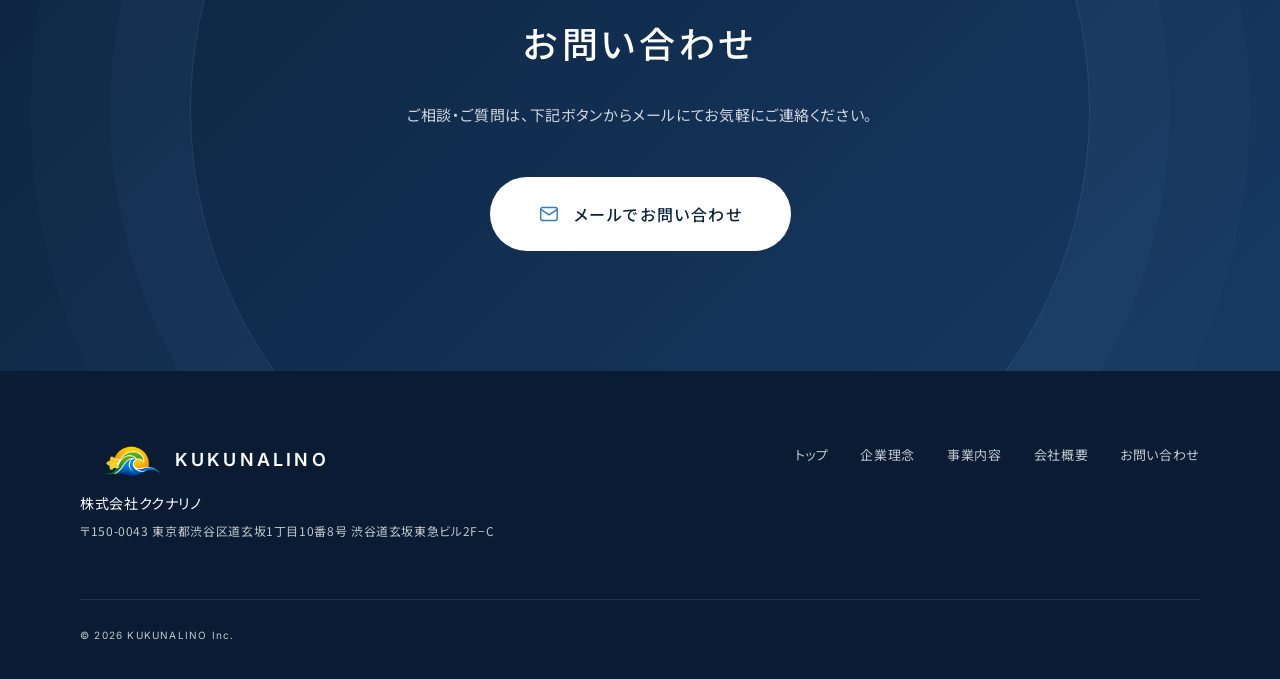
<file: philosophy.html>
<!DOCTYPE html>
<html lang="ja" class="no-js">
<head>
  <meta charset="UTF-8">
  <meta name="viewport" content="width=device-width, initial-scale=1">
  <title>企業理念 | 株式会社ククナリノ</title>
  <meta name="description" content="株式会社ククナリノの企業理念。人と企業を、誠実につなぐ。">
  <meta property="og:title" content="企業理念 | 株式会社ククナリノ">
  <meta property="og:description" content="株式会社ククナリノの企業理念。人と企業を、誠実につなぐ。">
  <meta property="og:type" content="website">
  <meta property="og:url" content="https://kukuna-lino.com/philosophy.html">
  <meta property="og:image" content="https://kukuna-lino.com/assets/images/ogp.jpg">
  <meta name="twitter:card" content="summary_large_image">
  <link rel="canonical" href="https://kukuna-lino.com/philosophy.html">
  <link rel="icon" href="assets/images/favicon.png">
  <link rel="apple-touch-icon" href="assets/images/apple-touch-icon.png">
  <link rel="preconnect" href="https://fonts.googleapis.com">
  <link rel="preconnect" href="https://fonts.gstatic.com" crossorigin>
  <link href="https://fonts.googleapis.com/css2?family=Inter:wght@300;400;500;600&family=Noto+Sans+JP:wght@300;400;500;700&display=swap" rel="stylesheet">
  <link rel="stylesheet" href="assets/css/style.css">
</head>
<body>

  <!-- ===== Header ===== -->
  <header class="header" id="header">
    <div class="header__inner">
      <a href="index.html" class="header__logo" aria-label="株式会社ククナリノ トップへ">
        <img src="assets/images/logo.png" alt="株式会社ククナリノ" class="header__logo-img" width="800" height="280">
      </a>
      <nav class="nav" id="nav" aria-label="メインメニュー">
        <ul class="nav__list">
          <li><a href="philosophy.html" class="nav__link" aria-current="page">企業理念</a></li>
          <li><a href="business.html" class="nav__link">事業内容</a></li>
          <li><a href="company.html" class="nav__link">会社概要</a></li>
          <li><a href="contact.html" class="nav__link nav__link--btn">お問い合わせ</a></li>
        </ul>
      </nav>
      <button class="menu-btn" id="menuBtn" aria-label="メニューを開く" aria-expanded="false" aria-controls="nav">
        <span></span><span></span>
      </button>
    </div>
  </header>

  <main>

    <!-- ===== Page header ===== -->
    <section class="page-hero">
      <div class="page-hero__bg" aria-hidden="true"></div>
      <div class="page-hero__inner">
        <p class="page-hero__en fade">Philosophy</p>
        <h1 class="page-hero__title fade">企業理念</h1>
        <ol class="breadcrumb fade" aria-label="パンくずリスト">
          <li><a href="index.html">トップ</a></li>
          <li aria-current="page">企業理念</li>
        </ol>
      </div>
    </section>

    <section class="section philosophy">
      <div class="container">
        <div class="philosophy__main fade">
          <p class="philosophy__catch">人と企業を、<br>誠実につなぐ。</p>
          <p class="philosophy__text">
            良い商品やサービスが、必要としている人にきちんと届くこと。<br>
            そして、そのために働く人が本来の仕事に集中できること。<br>
            株式会社ククナリノは、販売・営業・業務の各領域で企業の活動を支え、<br class="sp-none">
            信頼できる「つなぎ手」として、社会にやさしい流れを生み出していきます。
          </p>
        </div>

        <ul class="values">
          <li class="values__item fade">
            <p class="values__en">Mission</p>
            <h3 class="values__title">使命</h3>
            <p class="values__text">価値ある商品・サービスと、それを求める人とを確かにつなぎ、取引先の成長に貢献する。</p>
          </li>
          <li class="values__item fade">
            <p class="values__en">Vision</p>
            <h3 class="values__title">目指す姿</h3>
            <p class="values__text">「ククナリノに任せれば安心」と言われる、信頼のビジネスパートナーであり続ける。</p>
          </li>
          <li class="values__item fade">
            <p class="values__en">Value</p>
            <h3 class="values__title">大切にすること</h3>
            <p class="values__text">誠実さ・スピード・継続性。一つひとつの約束を守り、長く続く関係を築く。</p>
          </li>
        </ul>
      </div>
    </section>

    <!-- ===== Next ===== -->
    <nav class="next-page" aria-label="次のページ">
      <a href="business.html" class="next-page__link">
        <span class="next-page__label">Next</span>
        <span class="next-page__title">事業内容<span class="next-page__en">Business</span></span>
        <span class="next-page__arrow"><svg viewBox="0 0 16 16" aria-hidden="true"><path d="M2 8h12M9 3l5 5-5 5"/></svg></span>
      </a>
    </nav>

    <!-- ===== Contact ===== -->
    <section class="contact">
      <div class="container">
        <div class="contact__inner fade">
          <p class="section__en section__en--light">Contact</p>
          <h2 class="contact__title">お問い合わせ</h2>
          <p class="contact__text">
            ご相談・ご質問は、下記ボタンからメールにてお気軽にご連絡ください。
          </p>
          <a href="mailto:info@kukuna-lino.com" class="contact__btn">
            <svg viewBox="0 0 24 24" aria-hidden="true"><rect x="3" y="5" width="18" height="14" rx="2"/><path d="M3 7l9 6 9-6"/></svg>
            <span>メールでお問い合わせ</span>
          </a>
        </div>
      </div>
    </section>

  </main>

  <!-- ===== Footer ===== -->
  <footer class="footer">
    <div class="footer__inner">
      <div class="footer__brand">
        <p class="footer__logo"><img src="assets/images/logo-mark.png" alt="" width="83" height="32">KUKUNALINO</p>
        <p class="footer__name">株式会社ククナリノ</p>
        <p class="footer__addr">〒150-0043 東京都渋谷区道玄坂1丁目10番8号 渋谷道玄坂東急ビル2F−C</p>
      </div>
      <ul class="footer__nav">
        <li><a href="index.html">トップ</a></li>
        <li><a href="philosophy.html">企業理念</a></li>
        <li><a href="business.html">事業内容</a></li>
        <li><a href="company.html">会社概要</a></li>
        <li><a href="contact.html">お問い合わせ</a></li>
      </ul>
    </div>
    <p class="footer__copy"><small>&copy; <span id="year">2026</span> KUKUNALINO Inc.</small></p>
  </footer>

  <script src="assets/js/main.js"></script>
</body>
</html>
</file>
<file: assets/css/style.css>
/* =========================================================
   株式会社ククナリノ コーポレートサイト
   ========================================================= */

:root {
  --navy: #0d2440;
  --navy-2: #163a63;
  --blue: #2f7fc1;
  --blue-light: #8cc3ea;
  --ice: #eef5fb;
  --ice-2: #f6fafd;
  --text: #1d2733;
  --text-sub: #5b6876;
  --line: #dce6ef;
  --white: #ffffff;
  --sun: #f5b400;
  --leaf: #3f9b35;
  --brand-gradient: linear-gradient(90deg, var(--sun), var(--leaf) 45%, var(--blue));

  --font-ja: "Noto Sans JP", "Hiragino Kaku Gothic ProN", "Hiragino Sans", Meiryo, sans-serif;
  --font-en: "Inter", "Noto Sans JP", sans-serif;

  --header-h: 80px;
  --ease: cubic-bezier(.22, .61, .36, 1);
}

*, *::before, *::after { box-sizing: border-box; }
html { scroll-behavior: smooth; scroll-padding-top: var(--header-h); -webkit-text-size-adjust: 100%; }
body {
  margin: 0;
  font-family: var(--font-ja);
  color: var(--text);
  background: var(--white);
  line-height: 1.9;
  letter-spacing: .04em;
  font-feature-settings: "palt";
  -webkit-font-smoothing: antialiased;
}
img, svg { display: block; max-width: 100%; }
a { color: inherit; text-decoration: none; }
ul, dl, dd { margin: 0; padding: 0; list-style: none; }
h1, h2, h3, p { margin: 0; }

.container { width: min(1120px, 100% - 48px); margin-inline: auto; }
.container--narrow { width: min(880px, 100% - 48px); }

/* ---------- Header ---------- */
.header {
  position: fixed; inset: 0 0 auto; z-index: 100;
  height: var(--header-h);
  transition: background .4s var(--ease), box-shadow .4s var(--ease), height .4s var(--ease);
}
.header.is-scrolled {
  background: rgba(255, 255, 255, .92);
  backdrop-filter: blur(12px);
  -webkit-backdrop-filter: blur(12px);
  box-shadow: 0 1px 0 var(--line);
  --header-h: 68px;
}
.header__inner {
  height: 100%;
  width: min(1240px, 100% - 48px);
  margin-inline: auto;
  display: flex; align-items: center; justify-content: space-between;
}
.header__logo { display: flex; align-items: center; gap: 12px; position: relative; z-index: 110; }
.header__logo-img { height: 54px; width: auto; transition: height .4s var(--ease); }
.header.is-scrolled .header__logo-img { height: 44px; }
.header.is-menu-open { backdrop-filter: none; -webkit-backdrop-filter: none; }
.header__logo-text {
  font-family: var(--font-en); font-weight: 600; font-size: 18px;
  letter-spacing: .18em; color: var(--navy);
}
/* ロゴ画像がある場合はテキストを隠す */
.header__logo-img + .header__logo-text { display: none; }

.nav__list { display: flex; align-items: center; gap: 40px; }
.nav__link { font-size: 14px; font-weight: 500; position: relative; padding: 4px 0; }
.nav__link:not(.nav__link--btn)::after {
  content: ""; position: absolute; left: 0; bottom: -2px;
  width: 100%; height: 1px; background: var(--blue);
  transform: scaleX(0); transform-origin: right;
  transition: transform .4s var(--ease);
}
.nav__link:not(.nav__link--btn):hover::after { transform: scaleX(1); transform-origin: left; }
.nav__link--btn {
  padding: 10px 24px; border-radius: 999px;
  background: var(--navy); color: var(--white);
  transition: background .3s;
}
.nav__link--btn:hover { background: var(--blue); }

.menu-btn { display: none; }

/* ---------- Hero ---------- */
.hero {
  position: relative;
  min-height: 100vh; min-height: 100svh;
  display: flex; align-items: center;
  overflow: hidden;
  background: var(--ice-2);
}
.hero__bg {
  position: absolute; inset: 0;
  overflow: hidden;
}
.hero__bg::before {
  content: ""; position: absolute; inset: 0;
  background: url("../images/hero.jpg") 70% center / cover no-repeat;
  animation: heroZoom 20s ease-out both;
}
.hero__bg::after {
  content: ""; position: absolute; inset: 0;
  /* 文字の読みやすさのため左側を白くぼかす */
  background: linear-gradient(100deg, rgba(246, 250, 253, .92) 0%, rgba(246, 250, 253, .7) 40%, rgba(246, 250, 253, 0) 75%);
}
@keyframes heroZoom {
  from { transform: scale(1.08); }
  to { transform: scale(1); }
}
.hero__inner {
  position: relative;
  width: min(1120px, 100% - 48px); margin-inline: auto;
  padding-top: var(--header-h);
}
.hero__label {
  font-family: var(--font-en); font-size: 13px; font-weight: 500;
  letter-spacing: .3em; color: var(--blue); margin-bottom: 28px;
}
.hero__title {
  font-size: clamp(30px, 5vw, 60px);
  font-weight: 500; line-height: 1.5; letter-spacing: .08em;
  color: var(--navy);
}
.hero__title span { display: inline-block; }
.hero__lead {
  margin-top: 36px; max-width: 620px;
  font-size: 15px; color: var(--text-sub);
}
.hero__scroll {
  position: absolute; left: 50%; bottom: 32px; transform: translateX(-50%);
  font-family: var(--font-en); font-size: 11px; letter-spacing: .3em;
  color: var(--navy); text-transform: uppercase;
  display: flex; flex-direction: column; align-items: center; gap: 12px;
}
.hero__scroll::after {
  content: ""; width: 1px; height: 56px;
  background: linear-gradient(var(--navy) 50%, transparent 50%) 0 0 / 1px 200%;
  animation: scrollLine 2s var(--ease) infinite;
}
@keyframes scrollLine {
  from { background-position: 0 100%; }
  to { background-position: 0 -100%; }
}

/* ---------- Section common ---------- */
.section { padding: 140px 0; }
.section__head { margin-bottom: 72px; }
.section__en {
  display: flex; align-items: center; gap: 16px;
  font-family: var(--font-en); font-size: 13px; font-weight: 500;
  letter-spacing: .3em; text-transform: uppercase; color: var(--blue);
}
.section__num {
  font-size: 12px; color: var(--text-sub);
  display: flex; align-items: center; gap: 16px;
}
.section__num::after { content: ""; width: 32px; height: 2px; background: var(--brand-gradient); }
.section__ja {
  margin-top: 14px;
  font-size: clamp(28px, 3.4vw, 40px); font-weight: 500;
  letter-spacing: .1em; color: var(--navy);
}

/* ---------- Philosophy ---------- */
.philosophy__main {
  display: grid; grid-template-columns: 1fr 1.4fr; gap: 64px;
  align-items: start;
  padding-bottom: 96px;
  border-bottom: 1px solid var(--line);
}
.philosophy__catch {
  font-size: clamp(26px, 3vw, 36px); font-weight: 500;
  line-height: 1.7; letter-spacing: .12em; color: var(--navy);
}
.philosophy__text { font-size: 15px; line-height: 2.2; color: var(--text); }

.values {
  display: grid; grid-template-columns: repeat(3, 1fr); gap: 32px;
  margin-top: 80px;
}
.values__item {
  padding: 40px 32px;
  background: var(--ice-2);
  border-radius: 4px;
  position: relative;
}
.values__item::before {
  content: ""; position: absolute; inset: 0 0 auto; height: 2px;
  background: var(--brand-gradient);
}
.values__en {
  font-family: var(--font-en); font-size: 12px; letter-spacing: .25em;
  color: var(--blue); text-transform: uppercase;
}
.values__title { margin-top: 6px; font-size: 20px; font-weight: 500; color: var(--navy); }
.values__text { margin-top: 18px; font-size: 14px; color: var(--text-sub); line-height: 2; }

/* ---------- Business ---------- */
.business { background: var(--ice); }
.business__intro { margin-top: -32px; margin-bottom: 72px; font-size: 15px; color: var(--text-sub); }
.business__list { display: flex; flex-direction: column; gap: 96px; }

.biz {
  display: grid; grid-template-columns: 1.05fr 1fr; gap: 72px; align-items: center;
}
.biz--reverse .biz__figure { order: 2; }
.biz__figure {
  border-radius: 16px;
  overflow: hidden;
  aspect-ratio: 4 / 3;
  box-shadow: 0 30px 60px -30px rgba(13, 36, 64, .25);
}
.biz__figure img {
  width: 100%; height: 100%; object-fit: cover;
  transition: transform 1.2s var(--ease);
}
.biz:hover .biz__figure img { transform: scale(1.04); }
.biz__num {
  font-family: var(--font-en); font-size: 56px; font-weight: 300;
  line-height: 1; color: var(--blue-light);
}
.biz__title { margin-top: 18px; font-size: clamp(22px, 2.4vw, 28px); font-weight: 500; letter-spacing: .1em; color: var(--navy); }
.biz__en { margin-top: 4px; font-family: var(--font-en); font-size: 12px; letter-spacing: .2em; color: var(--text-sub); text-transform: uppercase; }
.biz__text { margin-top: 28px; font-size: 15px; line-height: 2.1; }
.biz__case {
  margin-top: 32px; padding: 20px 24px;
  background: var(--white); border-left: 2px solid var(--blue);
  display: grid; grid-template-columns: auto 1fr; gap: 4px 20px; align-items: center;
}
.biz__case-label { font-size: 12px; color: var(--blue); font-weight: 500; letter-spacing: .1em; }
.biz__case-text { font-size: 14px; }
.biz__link {
  grid-column: 1 / -1; justify-self: start; margin-top: 8px;
  display: inline-flex; align-items: center; gap: 8px;
  font-size: 13px; font-weight: 500; color: var(--navy);
  border-bottom: 1px solid currentColor; padding-bottom: 2px;
  transition: color .3s, gap .3s var(--ease);
}
.biz__link svg { width: 12px; height: 12px; fill: none; stroke: currentColor; stroke-width: 1.6; }
.biz__link:hover { color: var(--blue); gap: 12px; }

/* ---------- Company ---------- */
.profile { border-top: 1px solid var(--navy); }
.profile__row {
  display: grid; grid-template-columns: 200px 1fr; gap: 24px;
  padding: 28px 8px; border-bottom: 1px solid var(--line);
  font-size: 15px;
}
.profile__row dt { font-weight: 500; color: var(--navy); }
.profile__list li { position: relative; padding-left: 18px; }
.profile__list li::before {
  content: ""; position: absolute; left: 0; top: .9em;
  width: 8px; height: 1px; background: var(--blue);
}
.mail-link {
  display: inline-flex; align-items: center; gap: 10px;
  color: var(--blue); font-weight: 500;
  border-bottom: 1px solid transparent;
  transition: border-color .3s;
}
.mail-link svg { width: 20px; height: 20px; fill: none; stroke: currentColor; stroke-width: 1.6; stroke-linejoin: round; }
.mail-link:hover { border-color: currentColor; }

.map { margin-top: 64px; aspect-ratio: 16 / 7; background: var(--ice); }
.map iframe { width: 100%; height: 100%; border: 0; filter: grayscale(.85) contrast(1.05); }

/* ---------- Contact ---------- */
.contact {
  position: relative; overflow: hidden;
  padding: 120px 0;
  background: linear-gradient(135deg, var(--navy) 0%, var(--navy-2) 100%);
  color: var(--white); text-align: center;
}
.contact::before {
  content: ""; position: absolute; left: 50%; top: 50%;
  width: 900px; height: 900px; transform: translate(-50%, -50%);
  border-radius: 50%;
  border: 1px solid rgba(140, 195, 234, .15);
  box-shadow: 0 0 0 80px rgba(140, 195, 234, .03), 0 0 0 160px rgba(140, 195, 234, .02);
}
.contact__inner { position: relative; }
.section__en--light { justify-content: center; color: var(--blue-light); }
.contact__title { margin-top: 14px; font-size: clamp(26px, 3vw, 36px); font-weight: 500; letter-spacing: .1em; }
.contact__text { margin-top: 24px; font-size: 15px; color: rgba(255, 255, 255, .8); }
.contact__btn {
  margin-top: 48px;
  display: inline-flex; align-items: center; gap: 14px;
  padding: 22px 48px; border-radius: 999px;
  background: var(--white); color: var(--navy);
  font-size: 16px; font-weight: 500; letter-spacing: .1em;
  transition: transform .4s var(--ease), box-shadow .4s var(--ease), background .3s;
}
.contact__btn svg { width: 22px; height: 22px; fill: none; stroke: var(--blue); stroke-width: 1.6; stroke-linejoin: round; }
.contact__btn:hover { transform: translateY(-3px); box-shadow: 0 20px 40px -16px rgba(0, 0, 0, .5); background: var(--ice); }

/* ---------- Footer ---------- */
.footer { background: #0a1c33; color: rgba(255, 255, 255, .75); padding: 72px 0 32px; }
.footer__inner {
  width: min(1120px, 100% - 48px); margin-inline: auto;
  display: flex; justify-content: space-between; gap: 40px; flex-wrap: wrap;
}
.footer__logo img { width: auto; height: 32px; }
.footer__logo { display: flex; align-items: center; gap: 12px; font-family: var(--font-en); font-weight: 600; letter-spacing: .18em; color: var(--white); font-size: 18px; }
.footer__name { margin-top: 12px; font-size: 14px; color: var(--white); }
.footer__addr { margin-top: 4px; font-size: 12px; }
.footer__nav { display: flex; gap: 32px; flex-wrap: wrap; font-size: 13px; }
.footer__nav a { transition: color .3s; }
.footer__nav a:hover { color: var(--white); }
.footer__copy {
  width: min(1120px, 100% - 48px); margin: 56px auto 0; padding-top: 24px;
  border-top: 1px solid rgba(255, 255, 255, .1);
  font-family: var(--font-en); font-size: 12px; letter-spacing: .1em;
}

/* =========================================================
   Multi-page components
   ========================================================= */

/* ---------- Nav current ---------- */
.nav__link[aria-current="page"]:not(.nav__link--btn) { color: var(--blue); }
.nav__link[aria-current="page"]:not(.nav__link--btn)::after { transform: scaleX(1); }
.nav__link--btn[aria-current="page"] { background: var(--blue); }

/* ---------- Page hero (subpages) ---------- */
.page-hero {
  position: relative; overflow: hidden;
  padding: calc(var(--header-h) + 96px) 0 88px;
  background: var(--ice-2);
}
.page-hero__bg { position: absolute; inset: 0; }
.page-hero__bg::before {
  content: ""; position: absolute; inset: 0;
  background: url("../images/hero.jpg") 70% 60% / cover no-repeat;
  animation: heroZoom 20s ease-out both;
}
.page-hero__bg::after {
  content: ""; position: absolute; inset: 0;
  background: linear-gradient(100deg, rgba(246, 250, 253, .95) 0%, rgba(246, 250, 253, .78) 45%, rgba(246, 250, 253, .15) 100%);
}
.page-hero__inner { position: relative; width: min(1120px, 100% - 48px); margin-inline: auto; }
.page-hero__en {
  font-family: var(--font-en); font-size: 13px; font-weight: 500;
  letter-spacing: .3em; text-transform: uppercase; color: var(--blue);
  display: flex; align-items: center; gap: 16px;
}
.page-hero__en::before { content: ""; width: 32px; height: 2px; background: var(--brand-gradient); }
.page-hero__title {
  margin-top: 16px;
  font-size: clamp(30px, 4vw, 48px); font-weight: 500;
  letter-spacing: .12em; color: var(--navy);
}
.breadcrumb {
  margin-top: 40px; padding: 0; list-style: none;
  display: flex; flex-wrap: wrap; gap: 8px;
  font-size: 12px; color: var(--text-sub);
}
.breadcrumb li + li::before { content: "/"; margin-right: 8px; color: var(--blue-light); }
.breadcrumb a { transition: color .3s; }
.breadcrumb a:hover { color: var(--blue); }

/* ---------- More button ---------- */
.more-wrap { margin-top: 48px; }
.more-wrap--center { display: flex; justify-content: center; margin-top: 72px; }
.btn-more {
  display: inline-flex; align-items: center; gap: 20px;
  padding: 14px 16px 14px 32px; border-radius: 999px;
  border: 1px solid var(--navy); color: var(--navy);
  font-size: 14px; font-weight: 500; letter-spacing: .08em;
  transition: background .3s, color .3s;
}
.btn-more__icon {
  display: grid; place-items: center;
  width: 32px; height: 32px; border-radius: 50%;
  background: var(--navy); color: var(--white);
  transition: background .3s, color .3s, transform .4s var(--ease);
}
.btn-more svg, .biz-card__more svg, .next-page__arrow svg {
  width: 14px; height: 14px; fill: none; stroke: currentColor; stroke-width: 1.6; stroke-linecap: round; stroke-linejoin: round;
}
.btn-more:hover { background: var(--navy); color: var(--white); }
.btn-more:hover .btn-more__icon { background: var(--white); color: var(--navy); transform: translateX(4px); }

/* ---------- Top: philosophy digest ---------- */
.philosophy__main--digest { padding-bottom: 0; border-bottom: 0; }

/* ---------- Top: business cards ---------- */
.biz-cards { display: grid; grid-template-columns: repeat(3, 1fr); gap: 32px; }
.biz-card__link {
  display: flex; flex-direction: column; height: 100%;
  background: var(--white); border-radius: 16px; overflow: hidden;
  box-shadow: 0 24px 48px -32px rgba(13, 36, 64, .3);
  transition: transform .5s var(--ease), box-shadow .5s var(--ease);
}
.biz-card__link:hover { transform: translateY(-6px); box-shadow: 0 32px 56px -28px rgba(13, 36, 64, .35); }
.biz-card__figure { aspect-ratio: 4 / 3; overflow: hidden; }
.biz-card__figure img { width: 100%; height: 100%; object-fit: cover; transition: transform 1.2s var(--ease); }
.biz-card__link:hover .biz-card__figure img { transform: scale(1.05); }
.biz-card__body { padding: 28px 28px 32px; display: flex; flex-direction: column; flex: 1; }
.biz-card__num { font-family: var(--font-en); font-size: 32px; font-weight: 300; line-height: 1; color: var(--blue-light); }
.biz-card__title { margin-top: 12px; font-size: 19px; font-weight: 500; letter-spacing: .08em; color: var(--navy); }
.biz-card__en { margin-top: 2px; font-family: var(--font-en); font-size: 11px; letter-spacing: .18em; color: var(--text-sub); text-transform: uppercase; }
.biz-card__text { margin-top: 16px; font-size: 14px; line-height: 1.9; color: var(--text-sub); flex: 1; }
.biz-card__more {
  margin-top: 20px; align-self: flex-start;
  display: inline-flex; align-items: center; gap: 8px;
  font-size: 13px; font-weight: 500; color: var(--navy);
  transition: color .3s, gap .3s var(--ease);
}
.biz-card__link:hover .biz-card__more { color: var(--blue); gap: 12px; }

/* ---------- Top: company digest ---------- */
.company-digest {
  display: grid; grid-template-columns: 1fr 1.6fr; column-gap: 64px; align-items: start;
  grid-template-areas: "head profile" "more profile";
  grid-template-rows: auto 1fr;
}
.company-digest .section__head { grid-area: head; margin-bottom: 0; }
.company-digest .profile { grid-area: profile; }
.company-digest__more { grid-area: more; }

/* ---------- Business page ---------- */
.business__lead { margin-bottom: 80px; font-size: 16px; line-height: 2; color: var(--navy); }

/* ---------- Next page ---------- */
.next-page { border-top: 1px solid var(--line); }
.next-page__link {
  width: min(1120px, 100% - 48px); margin-inline: auto;
  display: grid; grid-template-columns: auto 1fr auto; align-items: center; gap: 40px;
  padding: 56px 0;
}
.next-page__label { font-family: var(--font-en); font-size: 12px; letter-spacing: .3em; text-transform: uppercase; color: var(--blue); }
.next-page__title { font-size: clamp(20px, 2.4vw, 28px); font-weight: 500; letter-spacing: .1em; color: var(--navy); display: flex; align-items: baseline; gap: 20px; flex-wrap: wrap; }
.next-page__en { font-family: var(--font-en); font-size: 12px; letter-spacing: .2em; text-transform: uppercase; color: var(--text-sub); }
.next-page__arrow {
  display: grid; place-items: center; width: 56px; height: 56px; border-radius: 50%;
  border: 1px solid var(--navy); color: var(--navy);
  transition: background .3s, color .3s, transform .4s var(--ease);
}
.next-page__link:hover .next-page__arrow { background: var(--navy); color: var(--white); transform: translateX(6px); }

/* ---------- Contact page ---------- */
.contact-page__lead { text-align: center; font-size: 15px; line-height: 2.2; }
.contact-card {
  margin-top: 64px; padding: 64px 40px;
  background: var(--ice-2); border-radius: 20px; text-align: center;
  position: relative; overflow: hidden;
}
.contact-card::before { content: ""; position: absolute; inset: 0 0 auto; height: 3px; background: var(--brand-gradient); }
.contact-card__icon {
  width: 72px; height: 72px; margin: 0 auto; border-radius: 50%;
  display: grid; place-items: center; background: var(--white);
  box-shadow: 0 12px 24px -12px rgba(13, 36, 64, .25);
}
.contact-card__icon svg { width: 30px; height: 30px; fill: none; stroke: var(--blue); stroke-width: 1.5; stroke-linejoin: round; }
.contact-card__title { margin-top: 24px; font-size: 22px; font-weight: 500; letter-spacing: .1em; color: var(--navy); }
.contact-card__text { margin-top: 12px; font-size: 14px; color: var(--text-sub); }
.contact-card__btn {
  margin-top: 36px;
  display: inline-flex; align-items: center; gap: 14px;
  padding: 22px 56px; border-radius: 999px;
  background: var(--navy); color: var(--white);
  font-size: 16px; font-weight: 500; letter-spacing: .1em;
  transition: background .3s, transform .4s var(--ease), box-shadow .4s var(--ease);
}
.contact-card__btn svg { width: 22px; height: 22px; fill: none; stroke: currentColor; stroke-width: 1.6; stroke-linejoin: round; }
.contact-card__btn:hover { background: var(--blue); transform: translateY(-3px); box-shadow: 0 20px 40px -16px rgba(13, 36, 64, .45); }
.contact-notes { margin-top: 48px; padding: 0; list-style: none; font-size: 13px; color: var(--text-sub); }
.contact-notes li { position: relative; padding-left: 18px; line-height: 2; }
.contact-notes li::before { content: "※"; position: absolute; left: 0; }

@media (max-width: 960px) {
  .biz-cards { grid-template-columns: 1fr; gap: 24px; max-width: 560px; margin-inline: auto; }
  .company-digest { grid-template-columns: 1fr; grid-template-areas: "head" "profile" "more"; grid-template-rows: auto; }
  .company-digest .section__head { margin-bottom: 40px; }
}
@media (max-width: 768px) {
  .page-hero { padding: calc(var(--header-h) + 56px) 0 56px; }
  .page-hero__bg::after { background: linear-gradient(180deg, rgba(246, 250, 253, .7), rgba(246, 250, 253, .88)); }
  .breadcrumb { margin-top: 28px; }
  .business__lead { margin-bottom: 56px; font-size: 15px; }
  .next-page__link { grid-template-columns: 1fr auto; gap: 8px 20px; padding: 40px 0; }
  .next-page__label { grid-column: 1 / -1; }
  .next-page__arrow { width: 48px; height: 48px; }
  .contact-card { margin-top: 48px; padding: 48px 20px; }
  .contact-card__btn { padding: 18px 28px; font-size: 15px; }
}

/* ---------- Fade-in ---------- */
.fade { opacity: 0; transform: translateY(24px); transition: opacity 1s var(--ease), transform 1s var(--ease); }
.fade.is-visible { opacity: 1; transform: none; }
.no-js .fade { opacity: 1; transform: none; }
@media (prefers-reduced-motion: reduce) {
  html { scroll-behavior: auto; }
  .fade { opacity: 1; transform: none; transition: none; }
  .hero__bg::before, .hero__scroll::after { animation: none; }
}

/* ---------- Responsive ---------- */
@media (max-width: 960px) {
  .philosophy__main { grid-template-columns: 1fr; gap: 32px; }
  .values { grid-template-columns: 1fr; gap: 20px; }
  .biz { grid-template-columns: 1fr; gap: 40px; }
  .biz--reverse .biz__figure { order: 0; }
}

@media (max-width: 768px) {
  :root { --header-h: 64px; }
  .header.is-scrolled { --header-h: 64px; }
  .sp-none { display: none; }

  .menu-btn {
    display: flex; flex-direction: column; justify-content: center; gap: 8px;
    width: 44px; height: 44px; padding: 0 10px;
    background: none; border: 0; cursor: pointer; z-index: 110;
  }
  .menu-btn span { display: block; height: 1.5px; background: var(--navy); transition: transform .4s var(--ease); }
  .menu-btn[aria-expanded="true"] span:nth-child(1) { transform: translateY(4.75px) rotate(20deg); }
  .menu-btn[aria-expanded="true"] span:nth-child(2) { transform: translateY(-4.75px) rotate(-20deg); }

  .nav {
    position: fixed; inset: 0; z-index: 105;
    background: var(--white);
    display: flex; align-items: center; justify-content: center;
    opacity: 0; visibility: hidden;
    transition: opacity .4s var(--ease), visibility .4s;
  }
  .nav.is-open { opacity: 1; visibility: visible; }
  .nav__list { flex-direction: column; gap: 32px; }
  .nav__link { font-size: 18px; }

  .section { padding: 96px 0; }
  .section__head { margin-bottom: 48px; }
  .hero__lead { font-size: 14px; }
  .hero__title { font-size: 25px; letter-spacing: .06em; }
  .hero__bg::before { background-position: 78% center; }
  .hero__bg::after { background: linear-gradient(180deg, rgba(246, 250, 253, .55) 0%, rgba(246, 250, 253, .85) 45%, rgba(246, 250, 253, .55) 100%); }
  .business__intro { margin-top: -16px; margin-bottom: 48px; }
  .business__list { gap: 72px; }
  .biz__figure { border-radius: 12px; }
  .biz__num { font-size: 44px; }

  .profile__row { grid-template-columns: 1fr; gap: 6px; padding: 22px 4px; }
  .profile__row dt { font-size: 13px; }
  .map { aspect-ratio: 4 / 3; }

  .contact { padding: 96px 0; }
  .contact__btn { padding: 18px 28px; font-size: 15px; }

  .footer__inner { flex-direction: column; }
  .header__logo-img, .header.is-scrolled .header__logo-img { height: 34px; }
  .footer__nav { gap: 20px; }
}
</file>
